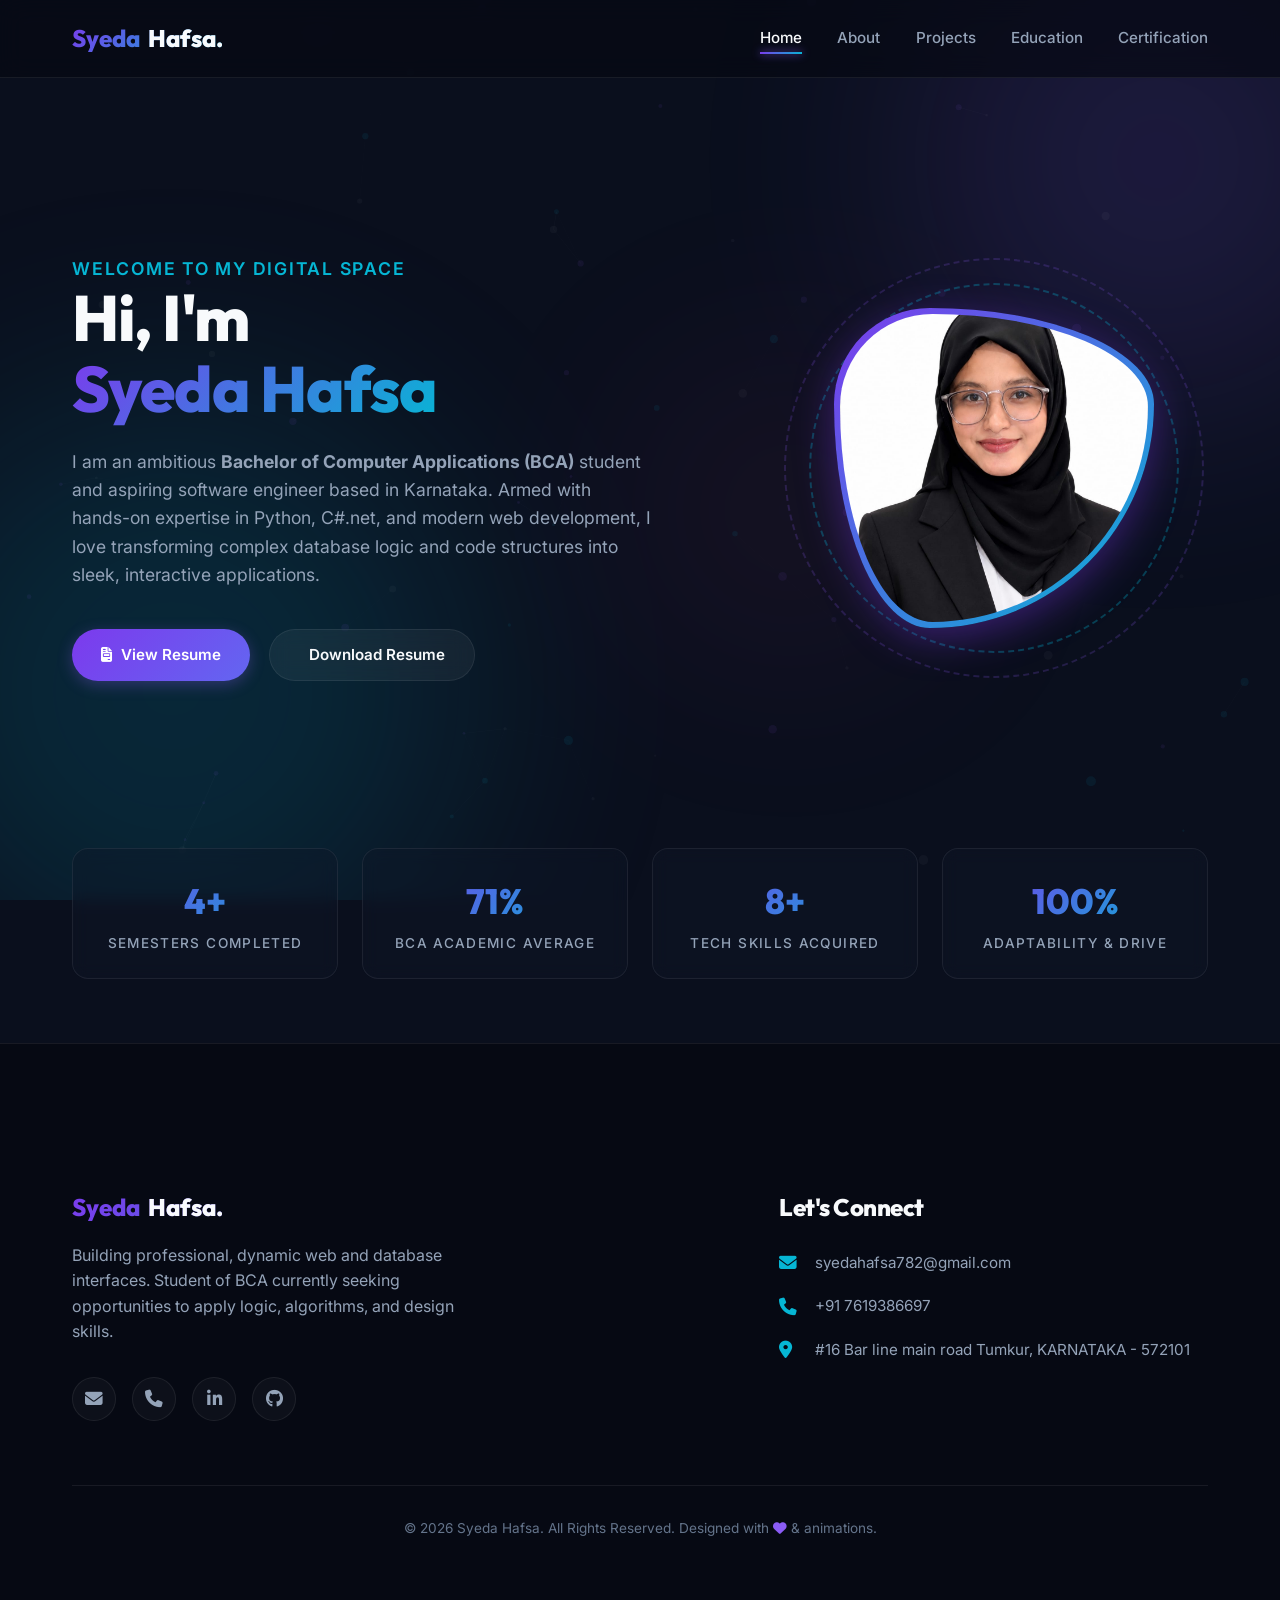
<file: index.html>
<!DOCTYPE html>
<html lang="en">
<head>
    <meta charset="UTF-8">
    <meta name="viewport" content="width=device-width, initial-scale=1.0">
    <meta name="description" content="Professional Portfolio of Syeda Hafsa - BCA Student, Python & Web Developer">
    <title>Syeda Hafsa | Professional Portfolio</title>
    <!-- Stylesheets -->
    <link rel="stylesheet" href="css/style.css">
    <!-- Icons (Font Awesome) -->
    <link rel="stylesheet" href="https://cdnjs.cloudflare.com/ajax/libs/font-awesome/6.4.0/css/all.min.css">
</head>
<body>

    <!-- Background Blobs -->
    <div class="bg-blob-container">
        <div class="bg-blob blob1"></div>
        <div class="bg-blob blob2"></div>
        <div class="bg-blob blob3"></div>
    </div>

    <!-- Header / Navigation -->
    <header>
        <div class="nav-container">
            <a href="index.html" class="logo">Syeda<span>Hafsa.</span></a>
            <ul class="nav-menu">
                <li><a href="index.html" class="nav-link">Home</a></li>
                <li><a href="about.html" class="nav-link">About</a></li>
                <li><a href="projects.html" class="nav-link">Projects</a></li>
                <li><a href="education.html" class="nav-link">Education</a></li>
                <li><a href="certification.html" class="nav-link">Certification</a></li>
            </ul>
            <button class="mobile-menu-btn" aria-label="Toggle Navigation">
                <i class="fa-solid fa-bars"></i>
            </button>
        </div>
    </header>

    <!-- Main Content -->
    <main>
        <section class="container">
            <div class="hero-section">
                <!-- Hero Left: Text & Action -->
                <div class="hero-content reveal">
                    <span class="hero-subtitle">Welcome to my Digital Space</span>
                    <h1 class="hero-title">
                        Hi, I'm <br><span class="highlight">Syeda Hafsa</span>
                    </h1>
                    <p class="hero-description">
                        I am an ambitious <strong>Bachelor of Computer Applications (BCA)</strong> student and aspiring software engineer based in Karnataka. Armed with hands-on expertise in Python, C#.net, and modern web development, I love transforming complex database logic and code structures into sleek, interactive applications.
                    </p>
                    <div class="btn-group">
                        <button class="btn btn-primary" data-open-resume>
                            <i class="fa-solid fa-file-invoice"></i> View Resume
                        </button>
                        <a href="resume.docx" class="btn btn-secondary" download>
                            <i class="fa-solid fa-arrow-down-to-line"></i> Download Resume
                        </a>
                    </div>
                </div>

                <!-- Hero Right: Dynamic Picture Frame -->
                <div class="hero-image-wrapper reveal delay-2">
                    <div class="circle-decoration circle-1"></div>
                    <div class="circle-decoration circle-2"></div>
                    <div class="hero-image-container">
                        <img src="profile.jpg" alt="Syeda Hafsa Profile Picture" class="hero-image">
                    </div>
                </div>
            </div>

            <!-- Academic Milestone & Stats Banner -->
            <div class="stats-banner reveal delay-3">
                <div class="stat-item">
                    <div class="stat-number">4+</div>
                    <div class="stat-label">Semesters Completed</div>
                </div>
                <div class="stat-item">
                    <div class="stat-number">71%</div>
                    <div class="stat-label">BCA Academic Average</div>
                </div>
                <div class="stat-item">
                    <div class="stat-number">8+</div>
                    <div class="stat-label">Tech Skills Acquired</div>
                </div>
                <div class="stat-item">
                    <div class="stat-number">100%</div>
                    <div class="stat-label">Adaptability & Drive</div>
                </div>
            </div>
        </section>
    </main>

    <!-- ==========================================================================
       MODALS: GLOBAL DIGITAL RESUME MODAL
       ========================================================================== -->
    <div class="modal" id="resumeModal">
        <div class="modal-content">
            <span class="modal-close"><i class="fa-solid fa-xmark"></i></span>
            <div class="resume-modal-body">
                <div class="resume-header">
                    <h2 class="resume-name">SYEDA HAFSA</h2>
                    <span class="resume-tagline">BCA Student & Aspiring Developer</span>
                    <div class="resume-contact-info">
                        <span><i class="fa-solid fa-envelope"></i> syedahafsa782@gmail.com</span>
                        <span><i class="fa-solid fa-phone"></i> +91 7619386697</span>
                        <span><i class="fa-solid fa-location-dot"></i> Tumkur, Karnataka, India</span>
                    </div>
                </div>

                <div class="resume-block">
                    <h3 class="resume-section-title">Career Objective</h3>
                    <p class="resume-list">To make a meaningful contribution in the organization with the best of my ability and also to develop new skills during interaction to achieve new heights in technology and computer applications.</p>
                </div>

                <div class="resume-block">
                    <h3 class="resume-section-title">Academic Qualifications</h3>
                    <table class="resume-table">
                        <thead>
                            <tr>
                                <th>Qualification</th>
                                <th>University / Board</th>
                                <th>Year</th>
                                <th>Percentage</th>
                            </tr>
                        </thead>
                        <tbody>
                            <tr>
                                <td>BCA (Sem 4)</td>
                                <td>Tumkur University</td>
                                <td>2025</td>
                                <td>60.00%</td>
                            </tr>
                            <tr>
                                <td>BCA (Sem 3)</td>
                                <td>Tumkur University</td>
                                <td>2025</td>
                                <td>72.90%</td>
                            </tr>
                            <tr>
                                <td>BCA (Sem 2)</td>
                                <td>Tumkur University</td>
                                <td>2024</td>
                                <td>73.00%</td>
                            </tr>
                            <tr>
                                <td>BCA (Sem 1)</td>
                                <td>Tumkur University</td>
                                <td>2024</td>
                                <td>71.00%</td>
                            </tr>
                            <tr>
                                <td>PUC (Class XII)</td>
                                <td>Karnataka School Exam & Assessment Board</td>
                                <td>2023</td>
                                <td>54.44%</td>
                            </tr>
                            <tr>
                                <td>SSLC (Class X)</td>
                                <td>Karnataka Secondary Education Exam Board</td>
                                <td>2018</td>
                                <td>56.64%</td>
                            </tr>
                        </tbody>
                    </table>
                </div>

                <div class="resume-block">
                    <h3 class="resume-section-title">Technical Skills</h3>
                    <ul class="resume-list">
                        <li><strong>Programming Languages:</strong> Python, C Program, C#.net</li>
                        <li><strong>Core Computer Science:</strong> Data Structures, Operating Systems</li>
                        <li><strong>Professional Tools:</strong> MS Excel, Computerized Management Accounting (CMA)</li>
                        <li><strong>Web Competence:</strong> Basic Database & Front-end Development Knowledge</li>
                    </ul>
                </div>

                <div class="resume-block">
                    <h3 class="resume-section-title">Soft Skills & Hobbies</h3>
                    <ul class="resume-list">
                        <li><strong>Soft Skills:</strong> Strong communication, logical problem solving, efficient time management, teamwork, and high adaptability.</li>
                        <li><strong>Hobbies:</strong> Reading and learning new computer skills, listening to music, and drawing in free time.</li>
                    </ul>
                </div>

                <div class="resume-block">
                    <h3 class="resume-section-title">Personal Information</h3>
                    <div class="resume-personal-grid">
                        <p><strong>Father's Name:</strong> Syed Nakheeb Ahmed</p>
                        <p><strong>Date of Birth:</strong> 19th May 2000</p>
                        <p><strong>Languages Known:</strong> Hindi, English, Kannada, Urdu</p>
                        <p><strong>Gender / Status:</strong> Female / Unmarried</p>
                        <p><strong>Nationality:</strong> Indian</p>
                    </div>
                </div>
            </div>
        </div>
    </div>

    <!-- Footer -->
    <footer>
        <div class="container">
            <div class="footer-grid">
                <div class="footer-info">
                    <a href="index.html" class="logo">Syeda<span>Hafsa.</span></a>
                    <p>Building professional, dynamic web and database interfaces. Student of BCA currently seeking opportunities to apply logic, algorithms, and design skills.</p>
                    <div class="social-links">
                        <a href="mailto:syedahafsa782@gmail.com" class="social-btn" aria-label="Email"><i class="fa-solid fa-envelope"></i></a>
                        <a href="tel:7619386697" class="social-btn" aria-label="Phone"><i class="fa-solid fa-phone"></i></a>
                        <a href="#" class="social-btn" aria-label="LinkedIn"><i class="fa-brands fa-linkedin-in"></i></a>
                        <a href="#" class="social-btn" aria-label="GitHub"><i class="fa-brands fa-github"></i></a>
                    </div>
                </div>
                <div class="footer-contact">
                    <h3 class="footer-contact-title">Let's Connect</h3>
                    <ul class="footer-contact-list">
                        <li class="footer-contact-item">
                            <i class="fa-solid fa-envelope"></i>
                            <a href="mailto:syedahafsa782@gmail.com">syedahafsa782@gmail.com</a>
                        </li>
                        <li class="footer-contact-item">
                            <i class="fa-solid fa-phone"></i>
                            <a href="tel:7619386697">+91 7619386697</a>
                        </li>
                        <li class="footer-contact-item">
                            <i class="fa-solid fa-location-dot"></i>
                            <span>#16 Bar line main road Tumkur, KARNATAKA - 572101</span>
                        </li>
                    </ul>
                </div>
            </div>
            <div class="copyright">
                <p>&copy; 2026 Syeda Hafsa. All Rights Reserved. Designed with <i class="fa-solid fa-heart" style="color: var(--primary);"></i> & animations.</p>
            </div>
        </div>
    </footer>

    <!-- Scripts -->
    <script src="js/main.js"></script>
</body>
</html>
</file>
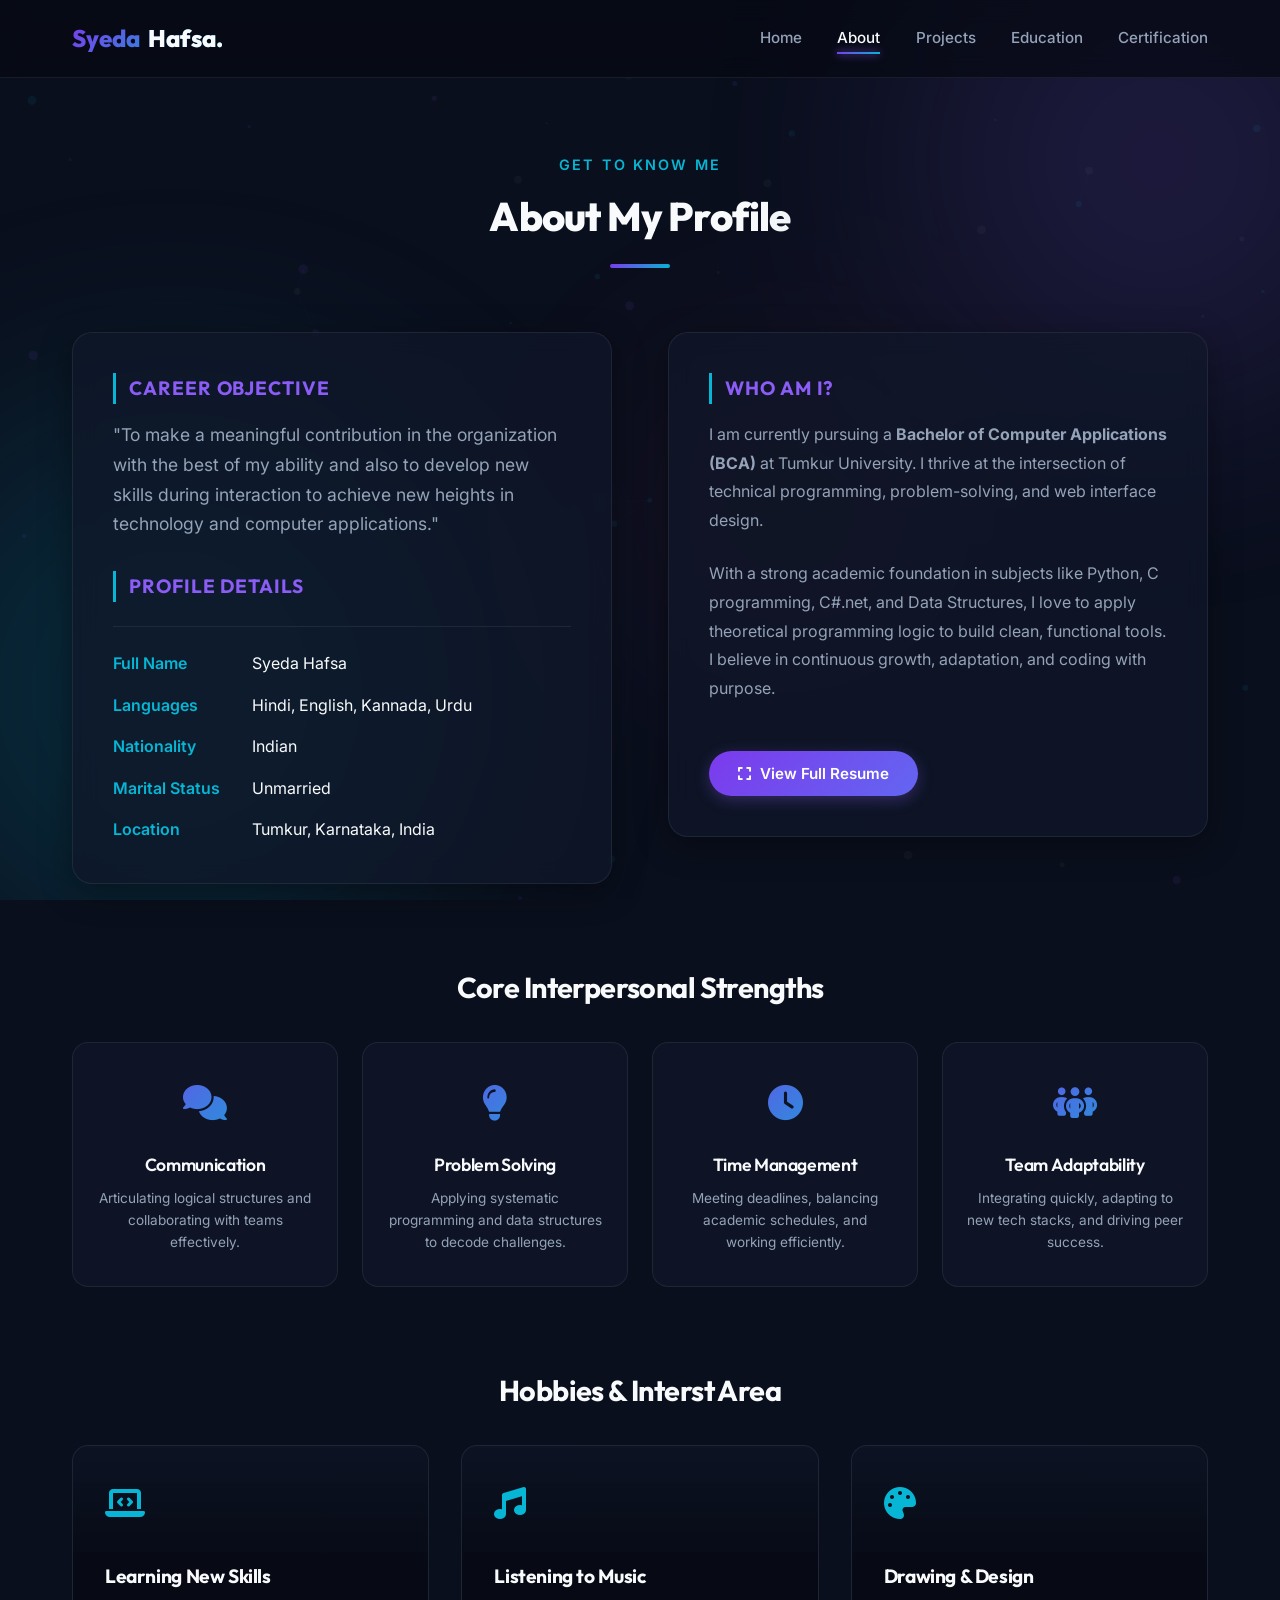
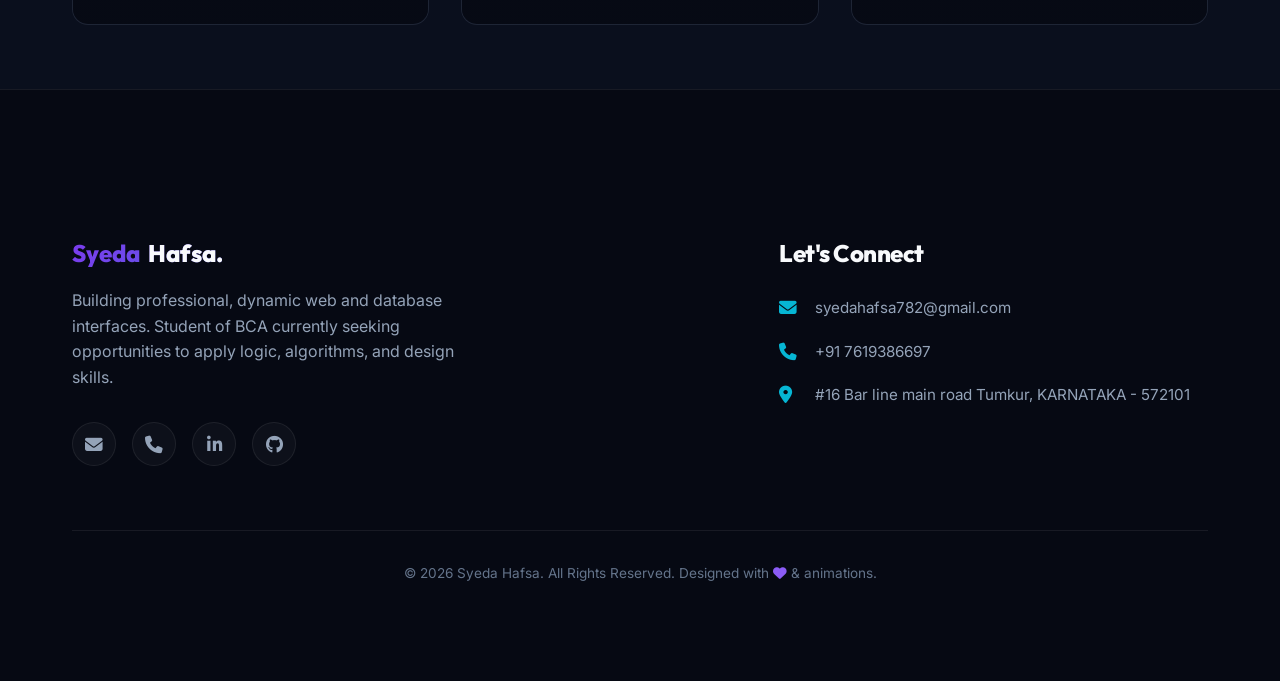
<file: about.html>
<!DOCTYPE html>
<html lang="en">
<head>
    <meta charset="UTF-8">
    <meta name="viewport" content="width=device-width, initial-scale=1.0">
    <meta name="description" content="About Syeda Hafsa - Profile details, Career Objective, Soft Skills, and Hobbies">
    <title>About Me | Syeda Hafsa</title>
    <!-- Stylesheets -->
    <link rel="stylesheet" href="css/style.css">
    <!-- Icons (Font Awesome) -->
    <link rel="stylesheet" href="https://cdnjs.cloudflare.com/ajax/libs/font-awesome/6.4.0/css/all.min.css">
</head>
<body>

    <!-- Background Blobs -->
    <div class="bg-blob-container">
        <div class="bg-blob blob1"></div>
        <div class="bg-blob blob2"></div>
        <div class="bg-blob blob3"></div>
    </div>

    <!-- Header / Navigation -->
    <header>
        <div class="nav-container">
            <a href="index.html" class="logo">Syeda<span>Hafsa.</span></a>
            <ul class="nav-menu">
                <li><a href="index.html" class="nav-link">Home</a></li>
                <li><a href="about.html" class="nav-link">About</a></li>
                <li><a href="projects.html" class="nav-link">Projects</a></li>
                <li><a href="education.html" class="nav-link">Education</a></li>
                <li><a href="certification.html" class="nav-link">Certification</a></li>
            </ul>
            <button class="mobile-menu-btn" aria-label="Toggle Navigation">
                <i class="fa-solid fa-bars"></i>
            </button>
        </div>
    </header>

    <!-- Main Content -->
    <main>
        <div class="container">
            <!-- Section Header -->
            <div class="section-header reveal">
                <span class="section-subtitle">Get To Know Me</span>
                <h2 class="section-title">About My Profile</h2>
                <div class="section-underline"></div>
            </div>

            <!-- Profile Summary & Details -->
            <div class="about-grid">
                <!-- Career Objective & Details -->
                <div class="glass-card reveal">
                    <div class="objective-box">
                        <h3 class="resume-section-title">Career Objective</h3>
                        <p>
                            "To make a meaningful contribution in the organization with the best of my ability and also to develop new skills during interaction to achieve new heights in technology and computer applications."
                        </p>
                    </div>
                    
                    <h3 class="resume-section-title" style="margin-top: 2rem;">Profile Details</h3>
                    <div class="about-details-table">
                        <span class="detail-label">Full Name</span>
                        <span class="detail-value">Syeda Hafsa</span>

                        <span class="detail-label">Languages</span>
                        <span class="detail-value">Hindi, English, Kannada, Urdu</span>

                        <span class="detail-label">Nationality</span>
                        <span class="detail-value">Indian</span>

                        <span class="detail-label">Marital Status</span>
                        <span class="detail-value">Unmarried</span>

                        <span class="detail-label">Location</span>
                        <span class="detail-value">Tumkur, Karnataka, India</span>
                    </div>
                </div>

                <!-- Personal Information & Background Card -->
                <div class="glass-card reveal delay-1" style="display: flex; flex-direction: column; justify-content: space-between;">
                    <div>
                        <h3 class="resume-section-title">Who Am I?</h3>
                        <p style="color: var(--text-secondary); margin-bottom: 1.5rem; line-height: 1.8;">
                            I am currently pursuing a <strong>Bachelor of Computer Applications (BCA)</strong> at Tumkur University. I thrive at the intersection of technical programming, problem-solving, and web interface design. 
                        </p>
                        <p style="color: var(--text-secondary); margin-bottom: 1.5rem; line-height: 1.8;">
                            With a strong academic foundation in subjects like Python, C programming, C#.net, and Data Structures, I love to apply theoretical programming logic to build clean, functional tools. I believe in continuous growth, adaptation, and coding with purpose.
                        </p>
                    </div>
                    <div class="btn-group" style="margin-top: 1.5rem;">
                        <button class="btn btn-primary" data-open-resume>
                            <i class="fa-solid fa-expand"></i> View Full Resume
                        </button>
                    </div>
                </div>
            </div>

            <!-- Soft Skills Visualizer -->
            <div class="skills-container reveal">
                <h3 class="skills-title">Core Interpersonal Strengths</h3>
                <div class="skills-grid">
                    <!-- Skill 1 -->
                    <div class="skill-card">
                        <div class="skill-icon"><i class="fa-solid fa-comments"></i></div>
                        <h4 class="skill-name">Communication</h4>
                        <p class="skill-desc">Articulating logical structures and collaborating with teams effectively.</p>
                    </div>
                    <!-- Skill 2 -->
                    <div class="skill-card">
                        <div class="skill-icon"><i class="fa-solid fa-lightbulb"></i></div>
                        <h4 class="skill-name">Problem Solving</h4>
                        <p class="skill-desc">Applying systematic programming and data structures to decode challenges.</p>
                    </div>
                    <!-- Skill 3 -->
                    <div class="skill-card">
                        <div class="skill-icon"><i class="fa-solid fa-clock"></i></div>
                        <h4 class="skill-name">Time Management</h4>
                        <p class="skill-desc">Meeting deadlines, balancing academic schedules, and working efficiently.</p>
                    </div>
                    <!-- Skill 4 -->
                    <div class="skill-card">
                        <div class="skill-icon"><i class="fa-solid fa-people-group"></i></div>
                        <h4 class="skill-name">Team Adaptability</h4>
                        <p class="skill-desc">Integrating quickly, adapting to new tech stacks, and driving peer success.</p>
                    </div>
                </div>
            </div>

            <!-- Hobbies Grid -->
            <div class="hobbies-section reveal">
                <h3 class="skills-title">Hobbies & Interst Area</h3>
                <div class="hobbies-grid">
                    <!-- Hobby 1 -->
                    <div class="hobby-card">
                        <div class="hobby-icon"><i class="fa-solid fa-laptop-code"></i></div>
                        <h4 class="hobby-name">Learning New Skills</h4>
                    </div>
                    <!-- Hobby 2 -->
                    <div class="hobby-card">
                        <div class="hobby-icon"><i class="fa-solid fa-music"></i></div>
                        <h4 class="hobby-name">Listening to Music</h4>
                    </div>
                    <!-- Hobby 3 -->
                    <div class="hobby-card">
                        <div class="hobby-icon"><i class="fa-solid fa-palette"></i></div>
                        <h4 class="hobby-name">Drawing & Design</h4>
                    </div>
                </div>
            </div>
        </div>
    </main>

    <!-- ==========================================================================
       MODALS: GLOBAL DIGITAL RESUME MODAL
       ========================================================================== -->
    <div class="modal" id="resumeModal">
        <div class="modal-content">
            <span class="modal-close"><i class="fa-solid fa-xmark"></i></span>
            <div class="resume-modal-body">
                <div class="resume-header">
                    <h2 class="resume-name">SYEDA HAFSA</h2>
                    <span class="resume-tagline">BCA Student & Aspiring Developer</span>
                    <div class="resume-contact-info">
                        <span><i class="fa-solid fa-envelope"></i> syedahafsa782@gmail.com</span>
                        <span><i class="fa-solid fa-phone"></i> +91 7619386697</span>
                        <span><i class="fa-solid fa-location-dot"></i> Tumkur, Karnataka, India</span>
                    </div>
                </div>

                <div class="resume-block">
                    <h3 class="resume-section-title">Career Objective</h3>
                    <p class="resume-list">To make a meaningful contribution in the organization with the best of my ability and also to develop new skills during interaction to achieve new heights in technology and computer applications.</p>
                </div>

                <div class="resume-block">
                    <h3 class="resume-section-title">Academic Qualifications</h3>
                    <table class="resume-table">
                        <thead>
                            <tr>
                                <th>Qualification</th>
                                <th>University / Board</th>
                                <th>Year</th>
                                <th>Percentage</th>
                            </tr>
                        </thead>
                        <tbody>
                            <tr>
                                <td>BCA (Sem 4)</td>
                                <td>Tumkur University</td>
                                <td>2025</td>
                                <td>60.00%</td>
                            </tr>
                            <tr>
                                <td>BCA (Sem 3)</td>
                                <td>Tumkur University</td>
                                <td>2025</td>
                                <td>72.90%</td>
                            </tr>
                            <tr>
                                <td>BCA (Sem 2)</td>
                                <td>Tumkur University</td>
                                <td>2024</td>
                                <td>73.00%</td>
                            </tr>
                            <tr>
                                <td>BCA (Sem 1)</td>
                                <td>Tumkur University</td>
                                <td>2024</td>
                                <td>71.00%</td>
                            </tr>
                            <tr>
                                <td>PUC (Class XII)</td>
                                <td>Karnataka School Exam & Assessment Board</td>
                                <td>2023</td>
                                <td>54.44%</td>
                            </tr>
                            <tr>
                                <td>SSLC (Class X)</td>
                                <td>Karnataka Secondary Education Exam Board</td>
                                <td>2018</td>
                                <td>56.64%</td>
                            </tr>
                        </tbody>
                    </table>
                </div>

                <div class="resume-block">
                    <h3 class="resume-section-title">Technical Skills</h3>
                    <ul class="resume-list">
                        <li><strong>Programming Languages:</strong> Python, C Program, C#.net</li>
                        <li><strong>Core Computer Science:</strong> Data Structures, Operating Systems</li>
                        <li><strong>Professional Tools:</strong> MS Excel, Computerized Management Accounting (CMA)</li>
                        <li><strong>Web Competence:</strong> Basic Database & Front-end Development Knowledge</li>
                    </ul>
                </div>

                <div class="resume-block">
                    <h3 class="resume-section-title">Soft Skills & Hobbies</h3>
                    <ul class="resume-list">
                        <li><strong>Soft Skills:</strong> Strong communication, logical problem solving, efficient time management, teamwork, and high adaptability.</li>
                        <li><strong>Hobbies:</strong> Reading and learning new computer skills, listening to music, and drawing in free time.</li>
                    </ul>
                </div>

                <div class="resume-block">
                    <h3 class="resume-section-title">Personal Information</h3>
                    <div class="resume-personal-grid">
                        <p><strong>Father's Name:</strong> Syed Nakheeb Ahmed</p>
                        <p><strong>Date of Birth:</strong> 19th May 2000</p>
                        <p><strong>Languages Known:</strong> Hindi, English, Kannada, Urdu</p>
                        <p><strong>Gender / Status:</strong> Female / Unmarried</p>
                        <p><strong>Nationality:</strong> Indian</p>
                    </div>
                </div>
            </div>
        </div>
    </div>

    <!-- Footer -->
    <footer>
        <div class="container">
            <div class="footer-grid">
                <div class="footer-info">
                    <a href="index.html" class="logo">Syeda<span>Hafsa.</span></a>
                    <p>Building professional, dynamic web and database interfaces. Student of BCA currently seeking opportunities to apply logic, algorithms, and design skills.</p>
                    <div class="social-links">
                        <a href="mailto:syedahafsa782@gmail.com" class="social-btn" aria-label="Email"><i class="fa-solid fa-envelope"></i></a>
                        <a href="tel:7619386697" class="social-btn" aria-label="Phone"><i class="fa-solid fa-phone"></i></a>
                        <a href="#" class="social-btn" aria-label="LinkedIn"><i class="fa-brands fa-linkedin-in"></i></a>
                        <a href="#" class="social-btn" aria-label="GitHub"><i class="fa-brands fa-github"></i></a>
                    </div>
                </div>
                <div class="footer-contact">
                    <h3 class="footer-contact-title">Let's Connect</h3>
                    <ul class="footer-contact-list">
                        <li class="footer-contact-item">
                            <i class="fa-solid fa-envelope"></i>
                            <a href="mailto:syedahafsa782@gmail.com">syedahafsa782@gmail.com</a>
                        </li>
                        <li class="footer-contact-item">
                            <i class="fa-solid fa-phone"></i>
                            <a href="tel:7619386697">+91 7619386697</a>
                        </li>
                        <li class="footer-contact-item">
                            <i class="fa-solid fa-location-dot"></i>
                            <span>#16 Bar line main road Tumkur, KARNATAKA - 572101</span>
                        </li>
                    </ul>
                </div>
            </div>
            <div class="copyright">
                <p>&copy; 2026 Syeda Hafsa. All Rights Reserved. Designed with <i class="fa-solid fa-heart" style="color: var(--primary);"></i> & animations.</p>
            </div>
        </div>
    </footer>

    <!-- Scripts -->
    <script src="js/main.js"></script>
</body>
</html>
</file>
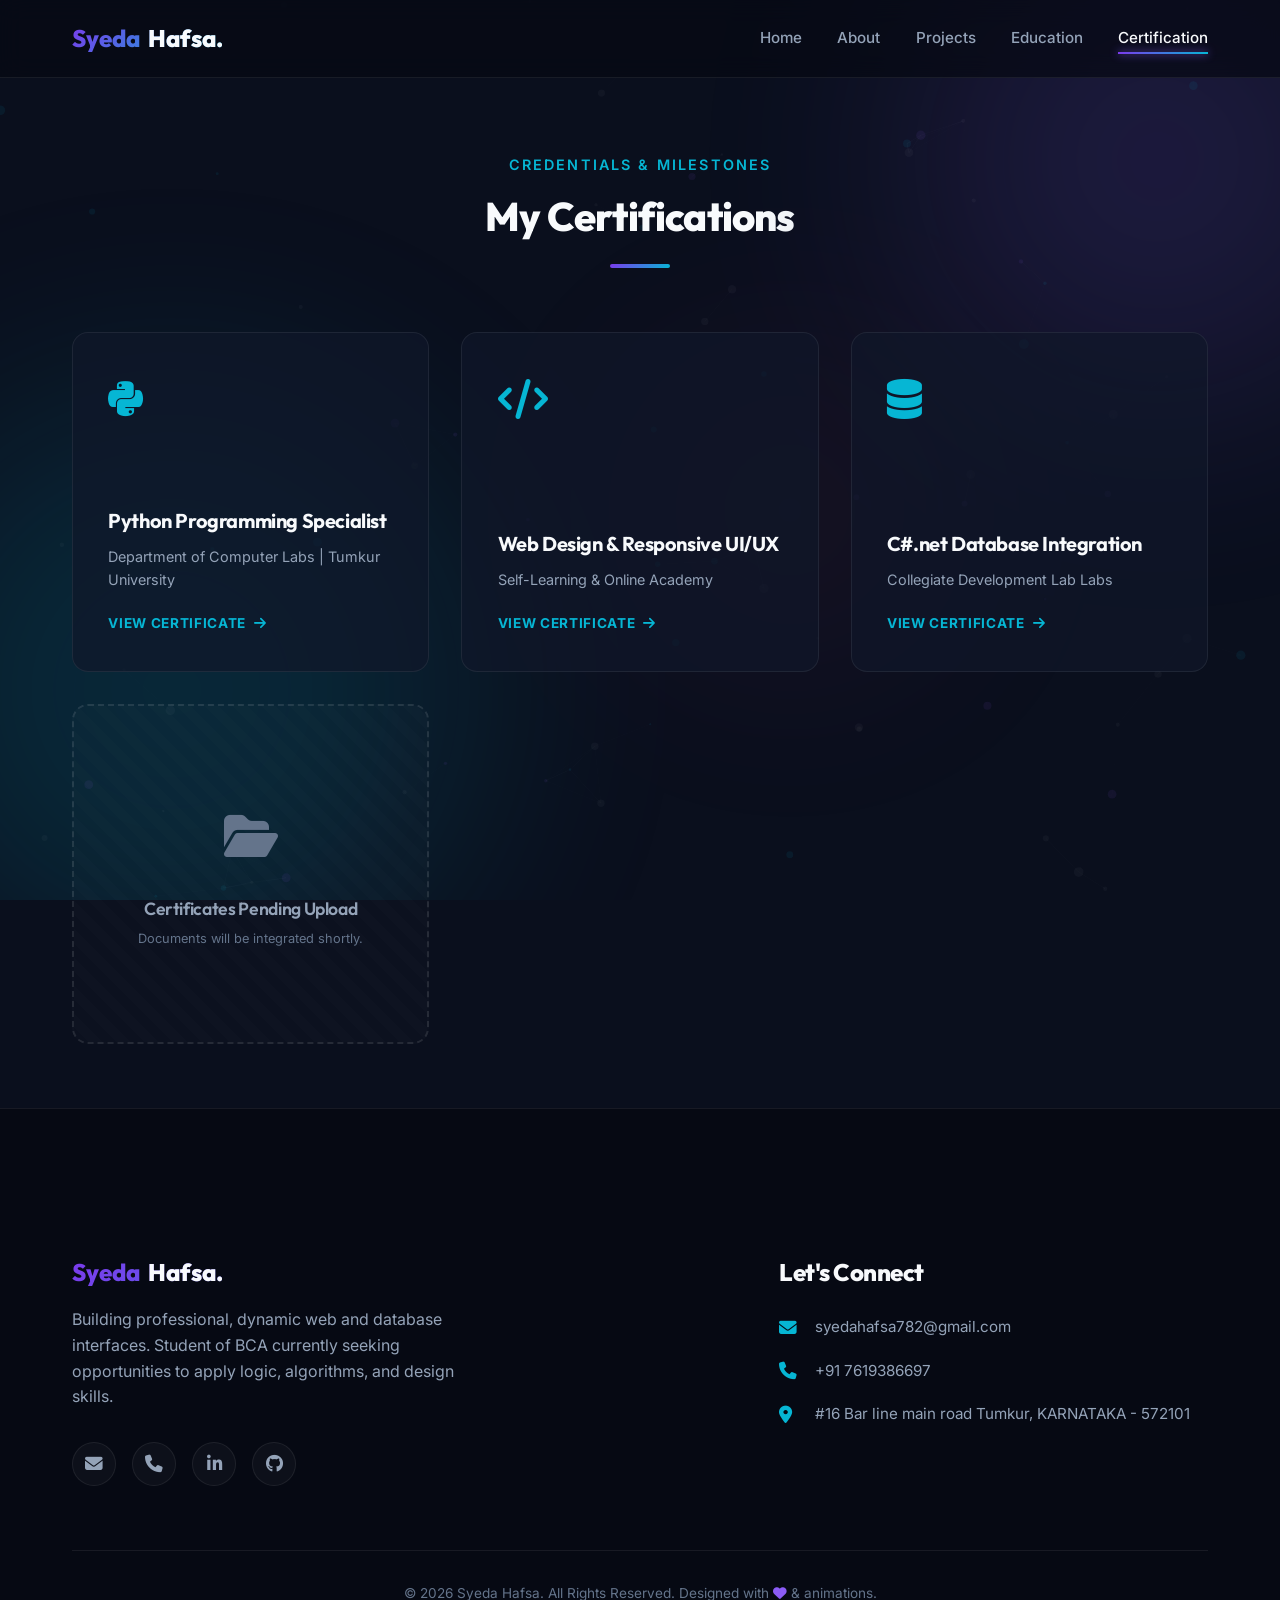
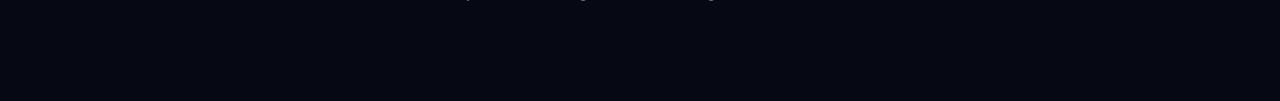
<file: certification.html>
<!DOCTYPE html>
<html lang="en">
<head>
    <meta charset="UTF-8">
    <meta name="viewport" content="width=device-width, initial-scale=1.0">
    <meta name="description" content="Technical and Programming Certifications of Syeda Hafsa - interactive certificate viewer">
    <title>My Certifications | Syeda Hafsa</title>
    <!-- Stylesheets -->
    <link rel="stylesheet" href="css/style.css">
    <!-- Icons (Font Awesome) -->
    <link rel="stylesheet" href="https://cdnjs.cloudflare.com/ajax/libs/font-awesome/6.4.0/css/all.min.css">
</head>
<body>

    <!-- Background Blobs -->
    <div class="bg-blob-container">
        <div class="bg-blob blob1"></div>
        <div class="bg-blob blob2"></div>
        <div class="bg-blob blob3"></div>
    </div>

    <!-- Header / Navigation -->
    <header>
        <div class="nav-container">
            <a href="index.html" class="logo">Syeda<span>Hafsa.</span></a>
            <ul class="nav-menu">
                <li><a href="index.html" class="nav-link">Home</a></li>
                <li><a href="about.html" class="nav-link">About</a></li>
                <li><a href="projects.html" class="nav-link">Projects</a></li>
                <li><a href="education.html" class="nav-link">Education</a></li>
                <li><a href="certification.html" class="nav-link">Certification</a></li>
            </ul>
            <button class="mobile-menu-btn" aria-label="Toggle Navigation">
                <i class="fa-solid fa-bars"></i>
            </button>
        </div>
    </header>

    <!-- Main Content -->
    <main>
        <div class="container">
            <!-- Section Header -->
            <div class="section-header reveal">
                <span class="section-subtitle">Credentials & Milestones</span>
                <h2 class="section-title">My Certifications</h2>
                <div class="section-underline"></div>
            </div>

            <!-- Certifications Grid -->
            <div class="cert-grid reveal delay-1">
                <!-- Cert 1 -->
                <div class="cert-card">
                    <div class="cert-badge-icon"><i class="fa-brands fa-python"></i></div>
                    <div class="cert-info">
                        <h3 class="cert-title">Python Programming Specialist</h3>
                        <p class="cert-issuer">Department of Computer Labs | Tumkur University</p>
                        <span class="cert-action" data-open-cert="python_cert" data-cert-name="Python Programming Specialist" data-cert-issuer="Department of Computer Labs | Tumkur University">
                            View Certificate <i class="fa-solid fa-arrow-right"></i>
                        </span>
                    </div>
                </div>

                <!-- Cert 2 -->
                <div class="cert-card">
                    <div class="cert-badge-icon"><i class="fa-solid fa-code"></i></div>
                    <div class="cert-info">
                        <h3 class="cert-title">Web Design & Responsive UI/UX</h3>
                        <p class="cert-issuer">Self-Learning & Online Academy</p>
                        <span class="cert-action" data-open-cert="web_cert" data-cert-name="Web Design & Responsive UI/UX" data-cert-issuer="Self-Learning & Online Academy">
                            View Certificate <i class="fa-solid fa-arrow-right"></i>
                        </span>
                    </div>
                </div>

                <!-- Cert 3 -->
                <div class="cert-card">
                    <div class="cert-badge-icon"><i class="fa-solid fa-database"></i></div>
                    <div class="cert-info">
                        <h3 class="cert-title">C#.net Database Integration</h3>
                        <p class="cert-issuer">Collegiate Development Lab Labs</p>
                        <span class="cert-action" data-open-cert="csharp_cert" data-cert-name="C#.net Database Integration" data-cert-issuer="Collegiate Development Lab Labs">
                            View Certificate <i class="fa-solid fa-arrow-right"></i>
                        </span>
                    </div>
                </div>

                <!-- Cert 4: Placeholder card representing "certificates will add later" -->
                <div class="cert-card cert-placeholder">
                    <div class="cert-placeholder-icon"><i class="fa-solid fa-folder-open"></i></div>
                    <h3 class="cert-placeholder-title">Certificates Pending Upload</h3>
                    <p class="cert-placeholder-text">Documents will be integrated shortly.</p>
                </div>
            </div>
        </div>
    </main>

    <!-- ==========================================================================
       MODALS: LIGHTBOX CERTIFICATE VIEWER
       ========================================================================== -->
    <div class="modal" id="certModal">
        <div class="modal-content" style="max-width: 600px;">
            <span class="modal-close"><i class="fa-solid fa-xmark"></i></span>
            <div class="cert-modal-body">
                <h2 class="modal-title" style="font-family: 'Outfit'; font-size: 1.6rem; margin-bottom: 0.2rem;">Certificate Title</h2>
                <p class="modal-issuer" style="color: var(--text-secondary); font-size: 0.9rem; margin-bottom: 2rem;">Issuer Name</p>
                
                <div class="cert-image-container">
                    <div class="cert-image-placeholder">
                        <i class="fa-solid fa-award"></i>
                        <h3 class="cert-placeholder-title" style="margin-top: 1rem; color: var(--text-primary);">Certificate Document</h3>
                        <p style="color: var(--text-muted); font-size: 0.85rem; margin-top: 0.5rem; max-width: 250px;">
                            (Preview Placeholder - Image will be loaded dynamically once added to files)
                        </p>
                    </div>
                </div>
                
                <button class="btn btn-secondary modal-close">
                    Close Preview
                </button>
            </div>
        </div>
    </div>

    <!-- ==========================================================================
       MODALS: GLOBAL DIGITAL RESUME MODAL
       ========================================================================== -->
    <div class="modal" id="resumeModal">
        <div class="modal-content">
            <span class="modal-close"><i class="fa-solid fa-xmark"></i></span>
            <div class="resume-modal-body">
                <div class="resume-header">
                    <h2 class="resume-name">SYEDA HAFSA</h2>
                    <span class="resume-tagline">BCA Student & Aspiring Developer</span>
                    <div class="resume-contact-info">
                        <span><i class="fa-solid fa-envelope"></i> syedahafsa782@gmail.com</span>
                        <span><i class="fa-solid fa-phone"></i> +91 7619386697</span>
                        <span><i class="fa-solid fa-location-dot"></i> Tumkur, Karnataka, India</span>
                    </div>
                </div>

                <div class="resume-block">
                    <h3 class="resume-section-title">Career Objective</h3>
                    <p class="resume-list">To make a meaningful contribution in the organization with the best of my ability and also to develop new skills during interaction to achieve new heights in technology and computer applications.</p>
                </div>

                <div class="resume-block">
                    <h3 class="resume-section-title">Academic Qualifications</h3>
                    <table class="resume-table">
                        <thead>
                            <tr>
                                <th>Qualification</th>
                                <th>University / Board</th>
                                <th>Year</th>
                                <th>Percentage</th>
                            </tr>
                        </thead>
                        <tbody>
                            <tr>
                                <td>BCA (Sem 4)</td>
                                <td>Tumkur University</td>
                                <td>2025</td>
                                <td>60.00%</td>
                            </tr>
                            <tr>
                                <td>BCA (Sem 3)</td>
                                <td>Tumkur University</td>
                                <td>2025</td>
                                <td>72.90%</td>
                            </tr>
                            <tr>
                                <td>BCA (Sem 2)</td>
                                <td>Tumkur University</td>
                                <td>2024</td>
                                <td>73.00%</td>
                            </tr>
                            <tr>
                                <td>BCA (Sem 1)</td>
                                <td>Tumkur University</td>
                                <td>2024</td>
                                <td>71.00%</td>
                            </tr>
                            <tr>
                                <td>PUC (Class XII)</td>
                                <td>Karnataka School Exam & Assessment Board</td>
                                <td>2023</td>
                                <td>54.44%</td>
                            </tr>
                            <tr>
                                <td>SSLC (Class X)</td>
                                <td>Karnataka Secondary Education Exam Board</td>
                                <td>2018</td>
                                <td>56.64%</td>
                            </tr>
                        </tbody>
                    </table>
                </div>

                <div class="resume-block">
                    <h3 class="resume-section-title">Technical Skills</h3>
                    <ul class="resume-list">
                        <li><strong>Programming Languages:</strong> Python, C Program, C#.net</li>
                        <li><strong>Core Computer Science:</strong> Data Structures, Operating Systems</li>
                        <li><strong>Professional Tools:</strong> MS Excel, Computerized Management Accounting (CMA)</li>
                        <li><strong>Web Competence:</strong> Basic Database & Front-end Development Knowledge</li>
                    </ul>
                </div>

                <div class="resume-block">
                    <h3 class="resume-section-title">Soft Skills & Hobbies</h3>
                    <ul class="resume-list">
                        <li><strong>Soft Skills:</strong> Strong communication, logical problem solving, efficient time management, teamwork, and high adaptability.</li>
                        <li><strong>Hobbies:</strong> Reading and learning new computer skills, listening to music, and drawing in free time.</li>
                    </ul>
                </div>

                <div class="resume-block">
                    <h3 class="resume-section-title">Personal Information</h3>
                    <div class="resume-personal-grid">
                        <p><strong>Father's Name:</strong> Syed Nakheeb Ahmed</p>
                        <p><strong>Date of Birth:</strong> 19th May 2000</p>
                        <p><strong>Languages Known:</strong> Hindi, English, Kannada, Urdu</p>
                        <p><strong>Gender / Status:</strong> Female / Unmarried</p>
                        <p><strong>Nationality:</strong> Indian</p>
                    </div>
                </div>
            </div>
        </div>
    </div>

    <!-- Footer -->
    <footer>
        <div class="container">
            <div class="footer-grid">
                <div class="footer-info">
                    <a href="index.html" class="logo">Syeda<span>Hafsa.</span></a>
                    <p>Building professional, dynamic web and database interfaces. Student of BCA currently seeking opportunities to apply logic, algorithms, and design skills.</p>
                    <div class="social-links">
                        <a href="mailto:syedahafsa782@gmail.com" class="social-btn" aria-label="Email"><i class="fa-solid fa-envelope"></i></a>
                        <a href="tel:7619386697" class="social-btn" aria-label="Phone"><i class="fa-solid fa-phone"></i></a>
                        <a href="#" class="social-btn" aria-label="LinkedIn"><i class="fa-brands fa-linkedin-in"></i></a>
                        <a href="#" class="social-btn" aria-label="GitHub"><i class="fa-brands fa-github"></i></a>
                    </div>
                </div>
                <div class="footer-contact">
                    <h3 class="footer-contact-title">Let's Connect</h3>
                    <ul class="footer-contact-list">
                        <li class="footer-contact-item">
                            <i class="fa-solid fa-envelope"></i>
                            <a href="mailto:syedahafsa782@gmail.com">syedahafsa782@gmail.com</a>
                        </li>
                        <li class="footer-contact-item">
                            <i class="fa-solid fa-phone"></i>
                            <a href="tel:7619386697">+91 7619386697</a>
                        </li>
                        <li class="footer-contact-item">
                            <i class="fa-solid fa-location-dot"></i>
                            <span>#16 Bar line main road Tumkur, KARNATAKA - 572101</span>
                        </li>
                    </ul>
                </div>
            </div>
            <div class="copyright">
                <p>&copy; 2026 Syeda Hafsa. All Rights Reserved. Designed with <i class="fa-solid fa-heart" style="color: var(--primary);"></i> & animations.</p>
            </div>
        </div>
    </footer>

    <!-- Scripts -->
    <script src="js/main.js"></script>
</body>
</html>
</file>
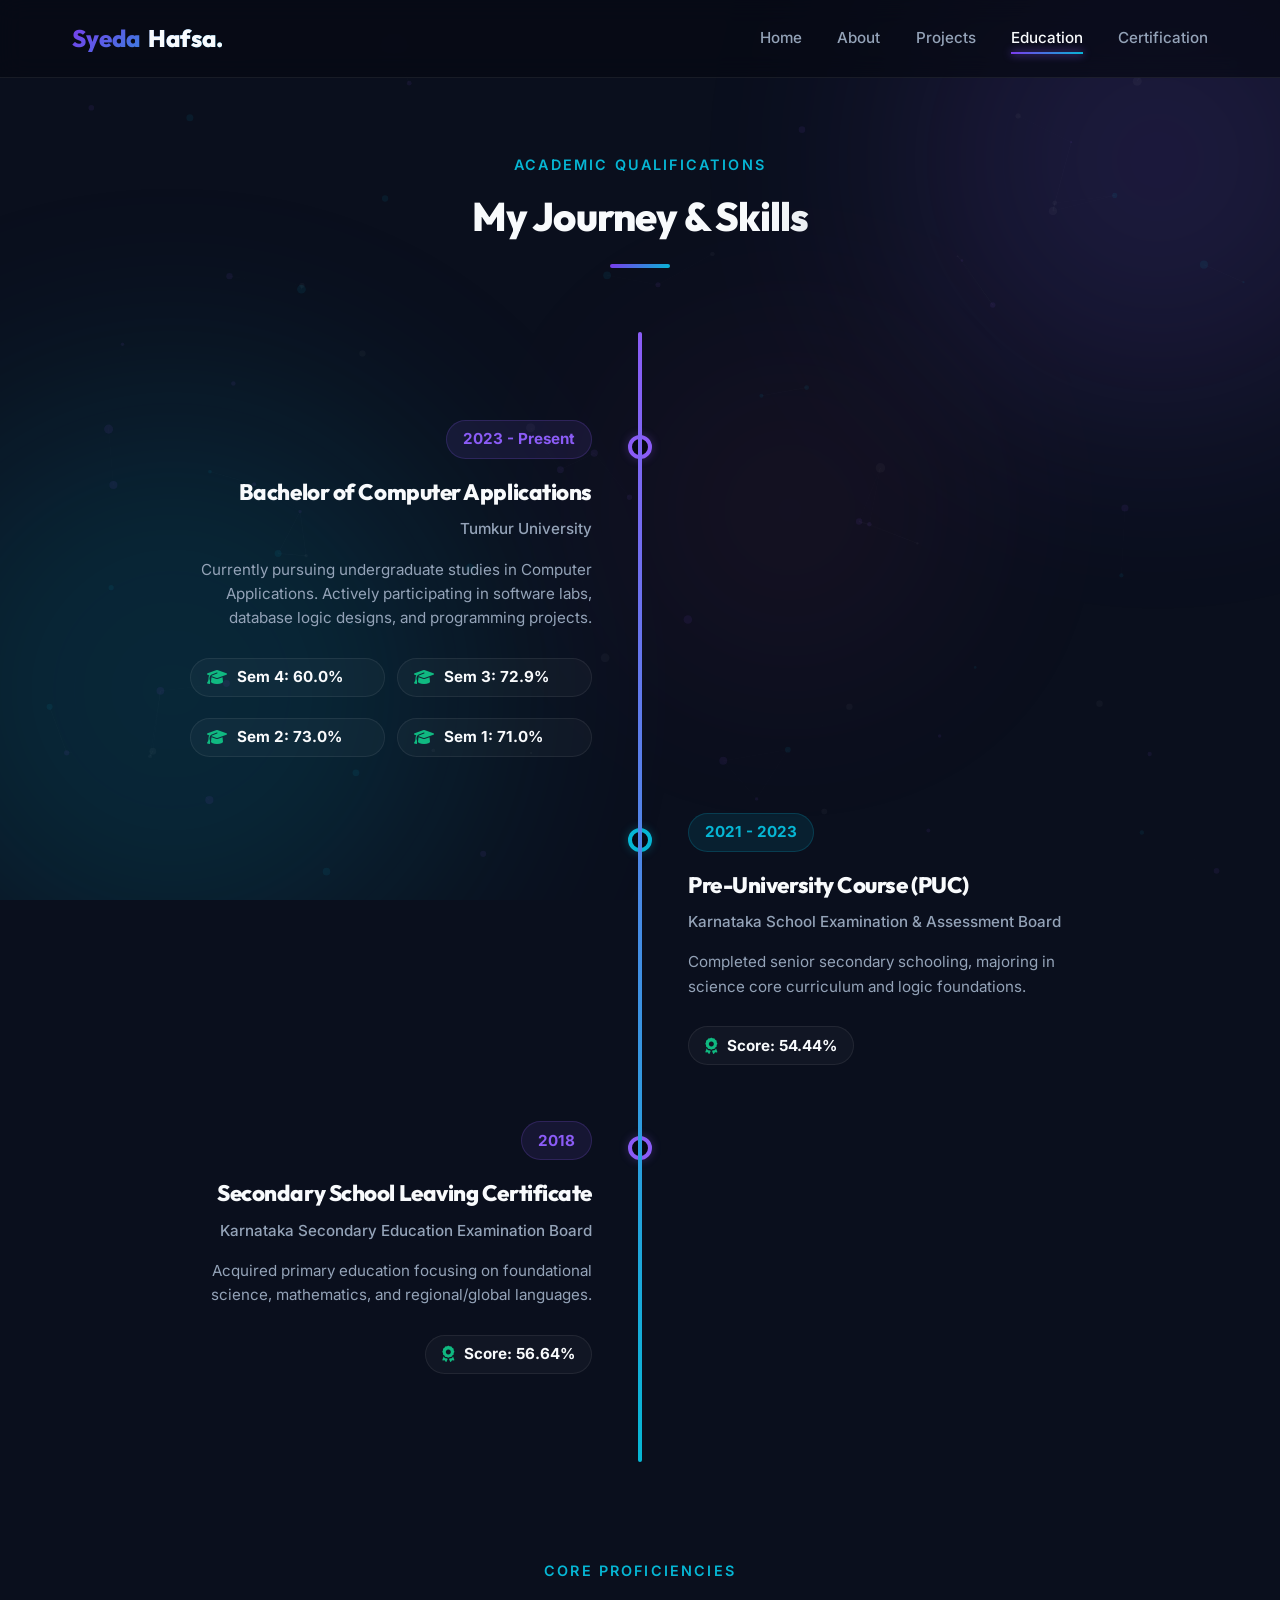
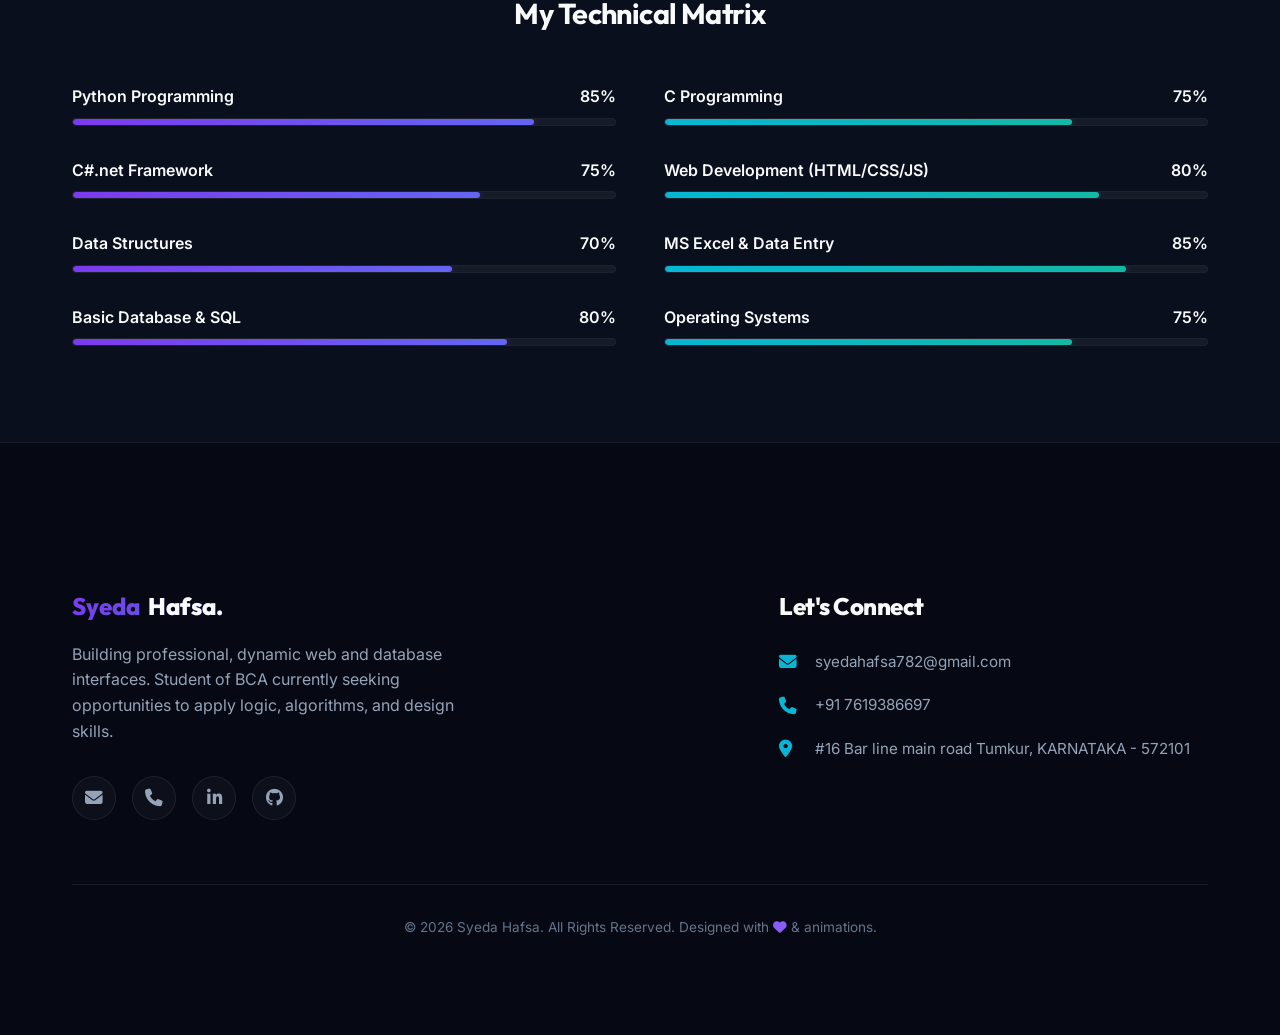
<file: education.html>
<!DOCTYPE html>
<html lang="en">
<head>
    <meta charset="UTF-8">
    <meta name="viewport" content="width=device-width, initial-scale=1.0">
    <meta name="description" content="Academic Education and Technical Skills Matrix of Syeda Hafsa - BCA timeline and proficiency meters">
    <title>Education & Skills | Syeda Hafsa</title>
    <!-- Stylesheets -->
    <link rel="stylesheet" href="css/style.css">
    <!-- Icons (Font Awesome) -->
    <link rel="stylesheet" href="https://cdnjs.cloudflare.com/ajax/libs/font-awesome/6.4.0/css/all.min.css">
</head>
<body>

    <!-- Background Blobs -->
    <div class="bg-blob-container">
        <div class="bg-blob blob1"></div>
        <div class="bg-blob blob2"></div>
        <div class="bg-blob blob3"></div>
    </div>

    <!-- Header / Navigation -->
    <header>
        <div class="nav-container">
            <a href="index.html" class="logo">Syeda<span>Hafsa.</span></a>
            <ul class="nav-menu">
                <li><a href="index.html" class="nav-link">Home</a></li>
                <li><a href="about.html" class="nav-link">About</a></li>
                <li><a href="projects.html" class="nav-link">Projects</a></li>
                <li><a href="education.html" class="nav-link">Education</a></li>
                <li><a href="certification.html" class="nav-link">Certification</a></li>
            </ul>
            <button class="mobile-menu-btn" aria-label="Toggle Navigation">
                <i class="fa-solid fa-bars"></i>
            </button>
        </div>
    </header>

    <!-- Main Content -->
    <main>
        <div class="container">
            <!-- Section Header -->
            <div class="section-header reveal">
                <span class="section-subtitle">Academic Qualifications</span>
                <h2 class="section-title">My Journey & Skills</h2>
                <div class="section-underline"></div>
            </div>

            <!-- Vertical Timeline Section -->
            <div class="timeline-section">
                
                <!-- Timeline Block 1: BCA -->
                <div class="timeline-block timeline-block-left reveal">
                    <div class="timeline-dot"></div>
                    <div class="timeline-card">
                        <span class="timeline-year">2023 - Present</span>
                        <h3 class="timeline-card-title">Bachelor of Computer Applications</h3>
                        <p class="timeline-inst">Tumkur University</p>
                        <p style="color: var(--text-secondary); font-size: 0.95rem; margin-bottom: 1.2rem;">
                            Currently pursuing undergraduate studies in Computer Applications. Actively participating in software labs, database logic designs, and programming projects.
                        </p>
                        <!-- College percentages breakdown -->
                        <div style="display: grid; grid-template-columns: repeat(2, 1fr); gap: 0.8rem; text-align: left;">
                            <div class="percent-badge">
                                <i class="fa-solid fa-graduation-cap"></i>
                                <span>Sem 4: <strong>60.0%</strong></span>
                            </div>
                            <div class="percent-badge">
                                <i class="fa-solid fa-graduation-cap"></i>
                                <span>Sem 3: <strong>72.9%</strong></span>
                            </div>
                            <div class="percent-badge">
                                <i class="fa-solid fa-graduation-cap"></i>
                                <span>Sem 2: <strong>73.0%</strong></span>
                            </div>
                            <div class="percent-badge">
                                <i class="fa-solid fa-graduation-cap"></i>
                                <span>Sem 1: <strong>71.0%</strong></span>
                            </div>
                        </div>
                    </div>
                </div>

                <!-- Timeline Block 2: PUC -->
                <div class="timeline-block timeline-block-right reveal delay-1">
                    <div class="timeline-dot"></div>
                    <div class="timeline-card">
                        <span class="timeline-year">2021 - 2023</span>
                        <h3 class="timeline-card-title">Pre-University Course (PUC)</h3>
                        <p class="timeline-inst">Karnataka School Examination & Assessment Board</p>
                        <p style="color: var(--text-secondary); font-size: 0.95rem; margin-bottom: 1.2rem;">
                            Completed senior secondary schooling, majoring in science core curriculum and logic foundations.
                        </p>
                        <div class="percent-badge">
                            <i class="fa-solid fa-award"></i>
                            <span>Score: <strong>54.44%</strong></span>
                        </div>
                    </div>
                </div>

                <!-- Timeline Block 3: SSLC -->
                <div class="timeline-block timeline-block-left reveal delay-2">
                    <div class="timeline-dot"></div>
                    <div class="timeline-card">
                        <span class="timeline-year">2018</span>
                        <h3 class="timeline-card-title">Secondary School Leaving Certificate</h3>
                        <p class="timeline-inst">Karnataka Secondary Education Examination Board</p>
                        <p style="color: var(--text-secondary); font-size: 0.95rem; margin-bottom: 1.2rem;">
                            Acquired primary education focusing on foundational science, mathematics, and regional/global languages.
                        </p>
                        <div class="percent-badge">
                            <i class="fa-solid fa-award"></i>
                            <span>Score: <strong>56.64%</strong></span>
                        </div>
                    </div>
                </div>

            </div>

            <!-- Technical Skills Matrix Section -->
            <div class="tech-skills-section reveal">
                <div class="section-header" style="margin-bottom: 3rem;">
                    <span class="section-subtitle">Core Proficiencies</span>
                    <h3 class="skills-title">My Technical Matrix</h3>
                </div>

                <div class="skills-matrix">
                    <!-- Column 1 -->
                    <div>
                        <!-- Skill 1 -->
                        <div class="skill-bar-item">
                            <div class="skill-info">
                                <span>Python Programming</span>
                                <span>85%</span>
                            </div>
                            <div class="skill-progress-container">
                                <div class="skill-progress-bar" data-progress="85"></div>
                            </div>
                        </div>

                        <!-- Skill 2 -->
                        <div class="skill-bar-item">
                            <div class="skill-info">
                                <span>C#.net Framework</span>
                                <span>75%</span>
                            </div>
                            <div class="skill-progress-container">
                                <div class="skill-progress-bar" data-progress="75"></div>
                            </div>
                        </div>

                        <!-- Skill 3 -->
                        <div class="skill-bar-item">
                            <div class="skill-info">
                                <span>Data Structures</span>
                                <span>70%</span>
                            </div>
                            <div class="skill-progress-container">
                                <div class="skill-progress-bar" data-progress="70"></div>
                            </div>
                        </div>

                        <!-- Skill 4 -->
                        <div class="skill-bar-item">
                            <div class="skill-info">
                                <span>Basic Database & SQL</span>
                                <span>80%</span>
                            </div>
                            <div class="skill-progress-container">
                                <div class="skill-progress-bar" data-progress="80"></div>
                            </div>
                        </div>
                    </div>

                    <!-- Column 2 -->
                    <div>
                        <!-- Skill 5 -->
                        <div class="skill-bar-item">
                            <div class="skill-info">
                                <span>C Programming</span>
                                <span>75%</span>
                            </div>
                            <div class="skill-progress-container">
                                <div class="skill-progress-bar teal" data-progress="75"></div>
                            </div>
                        </div>

                        <!-- Skill 6 -->
                        <div class="skill-bar-item">
                            <div class="skill-info">
                                <span>Web Development (HTML/CSS/JS)</span>
                                <span>80%</span>
                            </div>
                            <div class="skill-progress-container">
                                <div class="skill-progress-bar teal" data-progress="80"></div>
                            </div>
                        </div>

                        <!-- Skill 7 -->
                        <div class="skill-bar-item">
                            <div class="skill-info">
                                <span>MS Excel & Data Entry</span>
                                <span>85%</span>
                            </div>
                            <div class="skill-progress-container">
                                <div class="skill-progress-bar teal" data-progress="85"></div>
                            </div>
                        </div>

                        <!-- Skill 8 -->
                        <div class="skill-bar-item">
                            <div class="skill-info">
                                <span>Operating Systems</span>
                                <span>75%</span>
                            </div>
                            <div class="skill-progress-container">
                                <div class="skill-progress-bar teal" data-progress="75"></div>
                            </div>
                        </div>
                    </div>
                </div>
            </div>
        </div>
    </main>

    <!-- ==========================================================================
       MODALS: GLOBAL DIGITAL RESUME MODAL
       ========================================================================== -->
    <div class="modal" id="resumeModal">
        <div class="modal-content">
            <span class="modal-close"><i class="fa-solid fa-xmark"></i></span>
            <div class="resume-modal-body">
                <div class="resume-header">
                    <h2 class="resume-name">SYEDA HAFSA</h2>
                    <span class="resume-tagline">BCA Student & Aspiring Developer</span>
                    <div class="resume-contact-info">
                        <span><i class="fa-solid fa-envelope"></i> syedahafsa782@gmail.com</span>
                        <span><i class="fa-solid fa-phone"></i> +91 7619386697</span>
                        <span><i class="fa-solid fa-location-dot"></i> Tumkur, Karnataka, India</span>
                    </div>
                </div>

                <div class="resume-block">
                    <h3 class="resume-section-title">Career Objective</h3>
                    <p class="resume-list">To make a meaningful contribution in the organization with the best of my ability and also to develop new skills during interaction to achieve new heights in technology and computer applications.</p>
                </div>

                <div class="resume-block">
                    <h3 class="resume-section-title">Academic Qualifications</h3>
                    <table class="resume-table">
                        <thead>
                            <tr>
                                <th>Qualification</th>
                                <th>University / Board</th>
                                <th>Year</th>
                                <th>Percentage</th>
                            </tr>
                        </thead>
                        <tbody>
                            <tr>
                                <td>BCA (Sem 4)</td>
                                <td>Tumkur University</td>
                                <td>2025</td>
                                <td>60.00%</td>
                            </tr>
                            <tr>
                                <td>BCA (Sem 3)</td>
                                <td>Tumkur University</td>
                                <td>2025</td>
                                <td>72.90%</td>
                            </tr>
                            <tr>
                                <td>BCA (Sem 2)</td>
                                <td>Tumkur University</td>
                                <td>2024</td>
                                <td>73.00%</td>
                            </tr>
                            <tr>
                                <td>BCA (Sem 1)</td>
                                <td>Tumkur University</td>
                                <td>2024</td>
                                <td>71.00%</td>
                            </tr>
                            <tr>
                                <td>PUC (Class XII)</td>
                                <td>Karnataka School Exam & Assessment Board</td>
                                <td>2023</td>
                                <td>54.44%</td>
                            </tr>
                            <tr>
                                <td>SSLC (Class X)</td>
                                <td>Karnataka Secondary Education Exam Board</td>
                                <td>2018</td>
                                <td>56.64%</td>
                            </tr>
                        </tbody>
                    </table>
                </div>

                <div class="resume-block">
                    <h3 class="resume-section-title">Technical Skills</h3>
                    <ul class="resume-list">
                        <li><strong>Programming Languages:</strong> Python, C Program, C#.net</li>
                        <li><strong>Core Computer Science:</strong> Data Structures, Operating Systems</li>
                        <li><strong>Professional Tools:</strong> MS Excel, Computerized Management Accounting (CMA)</li>
                        <li><strong>Web Competence:</strong> Basic Database & Front-end Development Knowledge</li>
                    </ul>
                </div>

                <div class="resume-block">
                    <h3 class="resume-section-title">Soft Skills & Hobbies</h3>
                    <ul class="resume-list">
                        <li><strong>Soft Skills:</strong> Strong communication, logical problem solving, efficient time management, teamwork, and high adaptability.</li>
                        <li><strong>Hobbies:</strong> Reading and learning new computer skills, listening to music, and drawing in free time.</li>
                    </ul>
                </div>

                <div class="resume-block">
                    <h3 class="resume-section-title">Personal Information</h3>
                    <div class="resume-personal-grid">
                        <p><strong>Father's Name:</strong> Syed Nakheeb Ahmed</p>
                        <p><strong>Date of Birth:</strong> 19th May 2000</p>
                        <p><strong>Languages Known:</strong> Hindi, English, Kannada, Urdu</p>
                        <p><strong>Gender / Status:</strong> Female / Unmarried</p>
                        <p><strong>Nationality:</strong> Indian</p>
                    </div>
                </div>
            </div>
        </div>
    </div>

    <!-- Footer -->
    <footer>
        <div class="container">
            <div class="footer-grid">
                <div class="footer-info">
                    <a href="index.html" class="logo">Syeda<span>Hafsa.</span></a>
                    <p>Building professional, dynamic web and database interfaces. Student of BCA currently seeking opportunities to apply logic, algorithms, and design skills.</p>
                    <div class="social-links">
                        <a href="mailto:syedahafsa782@gmail.com" class="social-btn" aria-label="Email"><i class="fa-solid fa-envelope"></i></a>
                        <a href="tel:7619386697" class="social-btn" aria-label="Phone"><i class="fa-solid fa-phone"></i></a>
                        <a href="#" class="social-btn" aria-label="LinkedIn"><i class="fa-brands fa-linkedin-in"></i></a>
                        <a href="#" class="social-btn" aria-label="GitHub"><i class="fa-brands fa-github"></i></a>
                    </div>
                </div>
                <div class="footer-contact">
                    <h3 class="footer-contact-title">Let's Connect</h3>
                    <ul class="footer-contact-list">
                        <li class="footer-contact-item">
                            <i class="fa-solid fa-envelope"></i>
                            <a href="mailto:syedahafsa782@gmail.com">syedahafsa782@gmail.com</a>
                        </li>
                        <li class="footer-contact-item">
                            <i class="fa-solid fa-phone"></i>
                            <a href="tel:7619386697">+91 7619386697</a>
                        </li>
                        <li class="footer-contact-item">
                            <i class="fa-solid fa-location-dot"></i>
                            <span>#16 Bar line main road Tumkur, KARNATAKA - 572101</span>
                        </li>
                    </ul>
                </div>
            </div>
            <div class="copyright">
                <p>&copy; 2026 Syeda Hafsa. All Rights Reserved. Designed with <i class="fa-solid fa-heart" style="color: var(--primary);"></i> & animations.</p>
            </div>
        </div>
    </footer>

    <!-- Scripts -->
    <script src="js/main.js"></script>
</body>
</html>
</file>
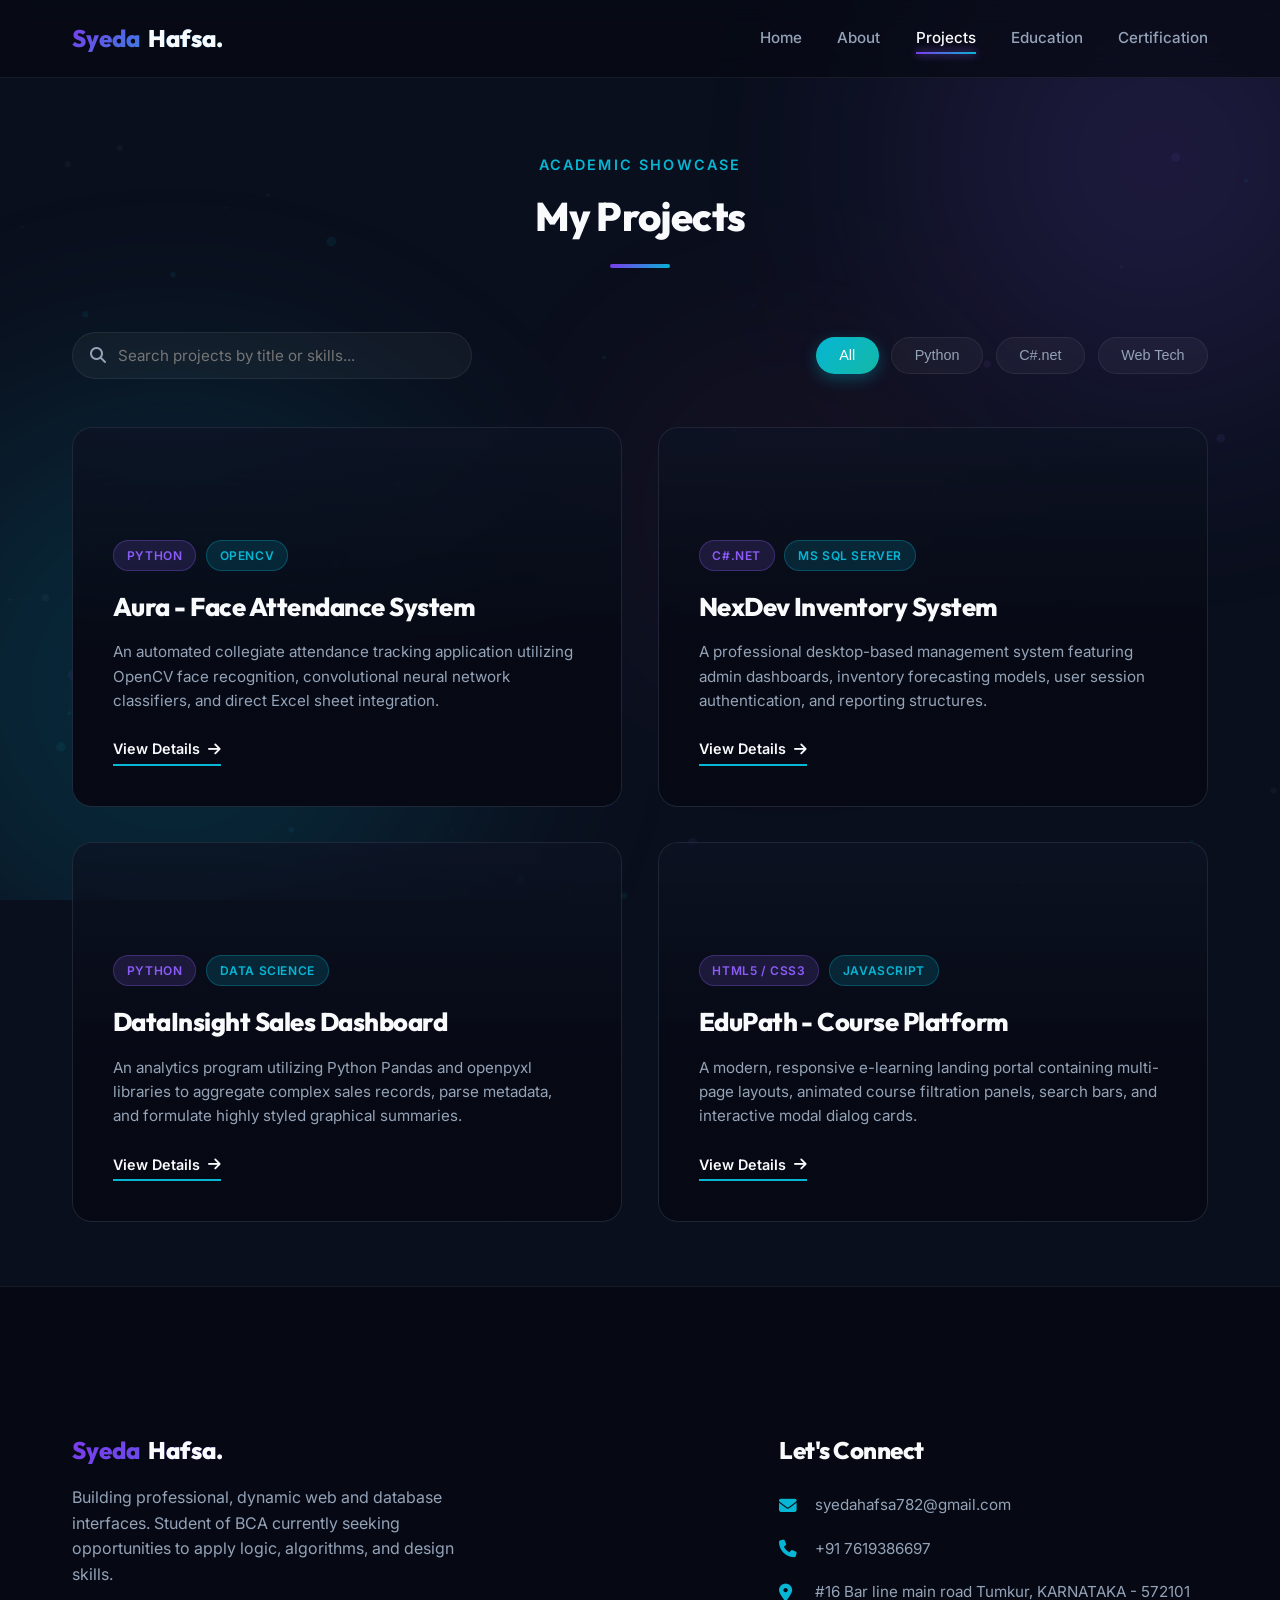
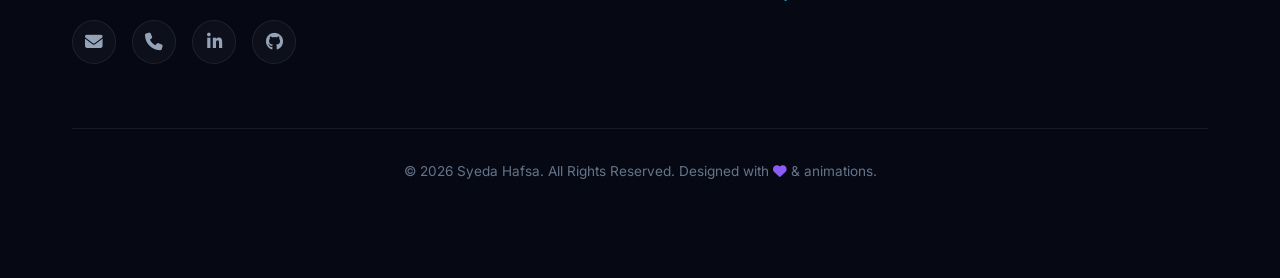
<file: projects.html>
<!DOCTYPE html>
<html lang="en">
<head>
    <meta charset="UTF-8">
    <meta name="viewport" content="width=device-width, initial-scale=1.0">
    <meta name="description" content="Projects Showcase of Syeda Hafsa - Python applications, Web Development, and C#.net databases">
    <title>My Projects | Syeda Hafsa</title>
    <!-- Stylesheets -->
    <link rel="stylesheet" href="css/style.css">
    <!-- Icons (Font Awesome) -->
    <link rel="stylesheet" href="https://cdnjs.cloudflare.com/ajax/libs/font-awesome/6.4.0/css/all.min.css">
</head>
<body>

    <!-- Background Blobs -->
    <div class="bg-blob-container">
        <div class="bg-blob blob1"></div>
        <div class="bg-blob blob2"></div>
        <div class="bg-blob blob3"></div>
    </div>

    <!-- Header / Navigation -->
    <header>
        <div class="nav-container">
            <a href="index.html" class="logo">Syeda<span>Hafsa.</span></a>
            <ul class="nav-menu">
                <li><a href="index.html" class="nav-link">Home</a></li>
                <li><a href="about.html" class="nav-link">About</a></li>
                <li><a href="projects.html" class="nav-link">Projects</a></li>
                <li><a href="education.html" class="nav-link">Education</a></li>
                <li><a href="certification.html" class="nav-link">Certification</a></li>
            </ul>
            <button class="mobile-menu-btn" aria-label="Toggle Navigation">
                <i class="fa-solid fa-bars"></i>
            </button>
        </div>
    </header>

    <!-- Main Content -->
    <main>
        <div class="container">
            <!-- Section Header -->
            <div class="section-header reveal">
                <span class="section-subtitle">Academic Showcase</span>
                <h2 class="section-title">My Projects</h2>
                <div class="section-underline"></div>
            </div>

            <!-- Filter and Search Bar -->
            <div class="filter-bar reveal">
                <!-- Search Box -->
                <div class="search-box">
                    <i class="fa-solid fa-magnifying-glass"></i>
                    <input type="text" id="projectSearch" placeholder="Search projects by title or skills...">
                </div>

                <!-- Tabs -->
                <div class="filter-tabs">
                    <button class="filter-tab active" data-filter="all">All</button>
                    <button class="filter-tab" data-filter="python">Python</button>
                    <button class="filter-tab" data-filter="csharp">C#.net</button>
                    <button class="filter-tab" data-filter="webdev">Web Tech</button>
                </div>
            </div>

            <!-- Projects Grid -->
            <div class="projects-grid reveal delay-1">
                <!-- Project 1: Python -->
                <div class="project-card" data-category="python">
                    <div class="project-tags">
                        <span class="project-tag">Python</span>
                        <span class="project-tag teal">OpenCV</span>
                    </div>
                    <h3 class="project-card-title">Aura - Face Attendance System</h3>
                    <p class="project-card-desc">An automated collegiate attendance tracking application utilizing OpenCV face recognition, convolutional neural network classifiers, and direct Excel sheet integration.</p>
                    <a href="#" class="project-link-btn" data-open-project="aura">
                        View Details <i class="fa-solid fa-arrow-right"></i>
                    </a>
                </div>

                <!-- Project 2: C# -->
                <div class="project-card" data-category="csharp">
                    <div class="project-tags">
                        <span class="project-tag">C#.net</span>
                        <span class="project-tag teal">MS SQL Server</span>
                    </div>
                    <h3 class="project-card-title">NexDev Inventory System</h3>
                    <p class="project-card-desc">A professional desktop-based management system featuring admin dashboards, inventory forecasting models, user session authentication, and reporting structures.</p>
                    <a href="#" class="project-link-btn" data-open-project="nexdev">
                        View Details <i class="fa-solid fa-arrow-right"></i>
                    </a>
                </div>

                <!-- Project 3: Python -->
                <div class="project-card" data-category="python">
                    <div class="project-tags">
                        <span class="project-tag">Python</span>
                        <span class="project-tag teal">Data Science</span>
                    </div>
                    <h3 class="project-card-title">DataInsight Sales Dashboard</h3>
                    <p class="project-card-desc">An analytics program utilizing Python Pandas and openpyxl libraries to aggregate complex sales records, parse metadata, and formulate highly styled graphical summaries.</p>
                    <a href="#" class="project-link-btn" data-open-project="datainsight">
                        View Details <i class="fa-solid fa-arrow-right"></i>
                    </a>
                </div>

                <!-- Project 4: Web Tech -->
                <div class="project-card" data-category="webdev">
                    <div class="project-tags">
                        <span class="project-tag">HTML5 / CSS3</span>
                        <span class="project-tag teal">Javascript</span>
                    </div>
                    <h3 class="project-card-title">EduPath - Course Platform</h3>
                    <p class="project-card-desc">A modern, responsive e-learning landing portal containing multi-page layouts, animated course filtration panels, search bars, and interactive modal dialog cards.</p>
                    <a href="#" class="project-link-btn" data-open-project="edupath">
                        View Details <i class="fa-solid fa-arrow-right"></i>
                    </a>
                </div>
            </div>
        </div>
    </main>

    <!-- ==========================================================================
       MODALS: DYNAMIC PROJECT DETAILS MODAL
       ========================================================================== -->
    <div class="modal" id="projectModal">
        <div class="modal-content" style="max-width: 700px;">
            <span class="modal-close"><i class="fa-solid fa-xmark"></i></span>
            <div style="padding: 3rem;">
                <div style="display: flex; gap: 0.8rem; margin-bottom: 1rem;" id="modalProjectTags">
                    <!-- Dynamic Tags -->
                </div>
                <h2 id="modalProjectTitle" style="font-size: 2rem; margin-bottom: 1rem; font-family: 'Outfit';">Project Title</h2>
                <div class="section-underline" style="margin: 0 0 2rem 0; width: 50px;"></div>
                
                <h4 style="color: var(--secondary); font-family: 'Outfit'; margin-bottom: 0.5rem; text-transform: uppercase; font-size: 0.9rem; letter-spacing: 0.05em;">Project Description</h4>
                <p id="modalProjectDesc" style="color: var(--text-secondary); line-height: 1.8; margin-bottom: 2rem;">
                    Detailed explanation of the project.
                </p>

                <h4 style="color: var(--secondary); font-family: 'Outfit'; margin-bottom: 0.5rem; text-transform: uppercase; font-size: 0.9rem; letter-spacing: 0.05em;">Key Accomplishments & Features</h4>
                <ul id="modalProjectFeatures" class="resume-list" style="margin-bottom: 2rem;">
                    <!-- Dynamic Features -->
                </ul>

                <h4 style="color: var(--secondary); font-family: 'Outfit'; margin-bottom: 0.5rem; text-transform: uppercase; font-size: 0.9rem; letter-spacing: 0.05em;">Technology Stack</h4>
                <div id="modalProjectStack" style="display: flex; flex-wrap: wrap; gap: 0.8rem;">
                    <!-- Dynamic Tech Badge -->
                </div>
            </div>
        </div>
    </div>

    <!-- ==========================================================================
       MODALS: GLOBAL DIGITAL RESUME MODAL
       ========================================================================== -->
    <div class="modal" id="resumeModal">
        <div class="modal-content">
            <span class="modal-close"><i class="fa-solid fa-xmark"></i></span>
            <div class="resume-modal-body">
                <div class="resume-header">
                    <h2 class="resume-name">SYEDA HAFSA</h2>
                    <span class="resume-tagline">BCA Student & Aspiring Developer</span>
                    <div class="resume-contact-info">
                        <span><i class="fa-solid fa-envelope"></i> syedahafsa782@gmail.com</span>
                        <span><i class="fa-solid fa-phone"></i> +91 7619386697</span>
                        <span><i class="fa-solid fa-location-dot"></i> Tumkur, Karnataka, India</span>
                    </div>
                </div>

                <div class="resume-block">
                    <h3 class="resume-section-title">Career Objective</h3>
                    <p class="resume-list">To make a meaningful contribution in the organization with the best of my ability and also to develop new skills during interaction to achieve new heights in technology and computer applications.</p>
                </div>

                <div class="resume-block">
                    <h3 class="resume-section-title">Academic Qualifications</h3>
                    <table class="resume-table">
                        <thead>
                            <tr>
                                <th>Qualification</th>
                                <th>University / Board</th>
                                <th>Year</th>
                                <th>Percentage</th>
                            </tr>
                        </thead>
                        <tbody>
                            <tr>
                                <td>BCA (Sem 4)</td>
                                <td>Tumkur University</td>
                                <td>2025</td>
                                <td>60.00%</td>
                            </tr>
                            <tr>
                                <td>BCA (Sem 3)</td>
                                <td>Tumkur University</td>
                                <td>2025</td>
                                <td>72.90%</td>
                            </tr>
                            <tr>
                                <td>BCA (Sem 2)</td>
                                <td>Tumkur University</td>
                                <td>2024</td>
                                <td>73.00%</td>
                            </tr>
                            <tr>
                                <td>BCA (Sem 1)</td>
                                <td>Tumkur University</td>
                                <td>2024</td>
                                <td>71.00%</td>
                            </tr>
                            <tr>
                                <td>PUC (Class XII)</td>
                                <td>Karnataka School Exam & Assessment Board</td>
                                <td>2023</td>
                                <td>54.44%</td>
                            </tr>
                            <tr>
                                <td>SSLC (Class X)</td>
                                <td>Karnataka Secondary Education Exam Board</td>
                                <td>2018</td>
                                <td>56.64%</td>
                            </tr>
                        </tbody>
                    </table>
                </div>

                <div class="resume-block">
                    <h3 class="resume-section-title">Technical Skills</h3>
                    <ul class="resume-list">
                        <li><strong>Programming Languages:</strong> Python, C Program, C#.net</li>
                        <li><strong>Core Computer Science:</strong> Data Structures, Operating Systems</li>
                        <li><strong>Professional Tools:</strong> MS Excel, Computerized Management Accounting (CMA)</li>
                        <li><strong>Web Competence:</strong> Basic Database & Front-end Development Knowledge</li>
                    </ul>
                </div>

                <div class="resume-block">
                    <h3 class="resume-section-title">Soft Skills & Hobbies</h3>
                    <ul class="resume-list">
                        <li><strong>Soft Skills:</strong> Strong communication, logical problem solving, efficient time management, teamwork, and high adaptability.</li>
                        <li><strong>Hobbies:</strong> Reading and learning new computer skills, listening to music, and drawing in free time.</li>
                    </ul>
                </div>

                <div class="resume-block">
                    <h3 class="resume-section-title">Personal Information</h3>
                    <div class="resume-personal-grid">
                        <p><strong>Father's Name:</strong> Syed Nakheeb Ahmed</p>
                        <p><strong>Date of Birth:</strong> 19th May 2000</p>
                        <p><strong>Languages Known:</strong> Hindi, English, Kannada, Urdu</p>
                        <p><strong>Gender / Status:</strong> Female / Unmarried</p>
                        <p><strong>Nationality:</strong> Indian</p>
                    </div>
                </div>
            </div>
        </div>
    </div>

    <!-- Footer -->
    <footer>
        <div class="container">
            <div class="footer-grid">
                <div class="footer-info">
                    <a href="index.html" class="logo">Syeda<span>Hafsa.</span></a>
                    <p>Building professional, dynamic web and database interfaces. Student of BCA currently seeking opportunities to apply logic, algorithms, and design skills.</p>
                    <div class="social-links">
                        <a href="mailto:syedahafsa782@gmail.com" class="social-btn" aria-label="Email"><i class="fa-solid fa-envelope"></i></a>
                        <a href="tel:7619386697" class="social-btn" aria-label="Phone"><i class="fa-solid fa-phone"></i></a>
                        <a href="#" class="social-btn" aria-label="LinkedIn"><i class="fa-brands fa-linkedin-in"></i></a>
                        <a href="#" class="social-btn" aria-label="GitHub"><i class="fa-brands fa-github"></i></a>
                    </div>
                </div>
                <div class="footer-contact">
                    <h3 class="footer-contact-title">Let's Connect</h3>
                    <ul class="footer-contact-list">
                        <li class="footer-contact-item">
                            <i class="fa-solid fa-envelope"></i>
                            <a href="mailto:syedahafsa782@gmail.com">syedahafsa782@gmail.com</a>
                        </li>
                        <li class="footer-contact-item">
                            <i class="fa-solid fa-phone"></i>
                            <a href="tel:7619386697">+91 7619386697</a>
                        </li>
                        <li class="footer-contact-item">
                            <i class="fa-solid fa-location-dot"></i>
                            <span>#16 Bar line main road Tumkur, KARNATAKA - 572101</span>
                        </li>
                    </ul>
                </div>
            </div>
            <div class="copyright">
                <p>&copy; 2026 Syeda Hafsa. All Rights Reserved. Designed with <i class="fa-solid fa-heart" style="color: var(--primary);"></i> & animations.</p>
            </div>
        </div>
    </footer>

    <!-- Scripts -->
    <script src="js/main.js"></script>

    <!-- Page Specific Script for Searching, Filtering, and Modal details -->
    <script>
        const projectData = {
            aura: {
                title: "Aura - Face Recognition Attendance System",
                desc: "An automated college attendance tracking application that replaces manual roll calls with high-speed facial matching. The system captures video frames in real-time, matches the localized faces against a pre-trained database of student profiles, and instantly records timestamps into an excel spreadsheet/database for administrative tracking.",
                tags: ["Python", "OpenCV"],
                stack: ["Python 3.10", "OpenCV Library", "NumPy", "Tkinter GUI", "Excel OpenPyXL"],
                features: [
                    "Real-time webcam video stream processing and rapid eye/face localization.",
                    "LBPH (Local Binary Patterns Histograms) algorithm for high-accuracy local matching.",
                    "Automated export of attendance sheets directly to Microsoft Excel formats.",
                    "Fully functional Admin Control Panel to register, delete, or search student profiles."
                ]
            },
            nexdev: {
                title: "NexDev Inventory Management System",
                desc: "A commercial-grade database management program designed for enterprise product tracking. This application connects a sleek C#.net client container to an optimized Microsoft SQL Server instance, allowing managers to handle transactions, monitor stock lines, and export business charts.",
                tags: ["C#.net", "MS SQL Server"],
                stack: ["C# Language", ".NET Framework", "MS SQL Server", "MetroFramework UI", "Entity Framework"],
                features: [
                    "Secure cryptographic user login with credential role routing (Admin vs. Operator).",
                    "Database CRUD routines for registering products, categories, suppliers, and sales.",
                    "Low-stock threshold triggers that automatically highlight products requiring replenishment.",
                    "Highly responsive UI dashboard featuring sales metrics and inventory analytics."
                ]
            },
            datainsight: {
                title: "DataInsight Sales Analysis Dashboard",
                desc: "An analytical automation tool built to parse, process, and summarize complex business datasets. By applying Python data science libraries directly to legacy Excel registers, it compiles summary stats, sorts data, and injects beautifully formatted data visualizations into spreadsheets.",
                tags: ["Python", "Data Science"],
                stack: ["Python 3.9", "Pandas Library", "Matplotlib / Seaborn", "OpenPyXL engine", "MS Excel Data Model"],
                features: [
                    "Aggregates and merges multi-sheet transaction books into structured Pandas DataFrames.",
                    "Cleans missing data, formats data columns, and eliminates duplicate indexes.",
                    "Generates line charts, bar plots, and categorical reports automatically.",
                    "Injects custom CSS-styled tables and plots directly back into dynamic Excel reports."
                ]
            },
            edupath: {
                title: "EduPath - Course & Portal Web Application",
                desc: "A fully responsive, lightweight educational catalog platform built using vanilla web technologies. Students can browse academic listings, search for modules, filter syllabi, and contact professors through an immersive graphical screen.",
                tags: ["HTML5 / CSS3", "Javascript"],
                stack: ["Semantic HTML5", "Vanilla CSS3 Grid & Flexbox", "Modular ES6 Javascript", "FontAwesome 6"],
                features: [
                    "100% responsive fluid grid fitting mobile screens, tablets, and widescreen systems.",
                    "Real-time list filtering and fuzzy keyword searches running purely on client scripts.",
                    "Sleek visual styling containing glassmorphism overlays and custom SVG decoration patterns.",
                    "Animated interactive modal details triggering on-click card selection."
                ]
            }
        };

        // DOM elements
        const searchInput = document.getElementById('projectSearch');
        const filterTabs = document.querySelectorAll('.filter-tab');
        const projectCards = document.querySelectorAll('.project-card');
        const projectModal = document.getElementById('projectModal');

        // Search & Filter functionality
        function filterProjects() {
            const query = searchInput.value.toLowerCase().trim();
            const activeTab = document.querySelector('.filter-tab.active').getAttribute('data-filter');

            projectCards.forEach(card => {
                const category = card.getAttribute('data-category');
                const title = card.querySelector('.project-card-title').innerText.toLowerCase();
                const desc = card.querySelector('.project-card-desc').innerText.toLowerCase();
                const tags = Array.from(card.querySelectorAll('.project-tag')).map(t => t.innerText.toLowerCase());
                
                const matchesTab = (activeTab === 'all' || category === activeTab);
                const matchesSearch = (title.includes(query) || desc.includes(query) || tags.some(tag => tag.includes(query)));

                if (matchesTab && matchesSearch) {
                    card.style.display = 'flex';
                } else {
                    card.style.display = 'none';
                }
            });
        }

        searchInput.addEventListener('input', filterProjects);

        filterTabs.forEach(tab => {
            tab.addEventListener('click', () => {
                filterTabs.forEach(t => t.classList.remove('active'));
                tab.classList.add('active');
                filterProjects();
            });
        });

        // Detail Modal Opener
        const detailButtons = document.querySelectorAll('[data-open-project]');
        detailButtons.forEach(btn => {
            btn.addEventListener('click', (e) => {
                e.preventDefault();
                const projectId = btn.getAttribute('data-open-project');
                const data = projectData[projectId];

                if (data) {
                    // Populate modal contents
                    document.getElementById('modalProjectTitle').innerText = data.title;
                    document.getElementById('modalProjectDesc').innerText = data.desc;

                    // Tags
                    const tagsContainer = document.getElementById('modalProjectTags');
                    tagsContainer.innerHTML = '';
                    data.tags.forEach((tag, idx) => {
                        const tagEl = document.createElement('span');
                        tagEl.className = `project-tag ${idx % 2 !== 0 ? 'teal' : ''}`;
                        tagEl.innerText = tag;
                        tagsContainer.appendChild(tagEl);
                    });

                    // Features
                    const featuresContainer = document.getElementById('modalProjectFeatures');
                    featuresContainer.innerHTML = '';
                    data.features.forEach(feat => {
                        const li = document.createElement('li');
                        li.innerText = feat;
                        featuresContainer.appendChild(li);
                    });

                    // Tech Stack
                    const stackContainer = document.getElementById('modalProjectStack');
                    stackContainer.innerHTML = '';
                    data.stack.forEach(tech => {
                        const badge = document.createElement('span');
                        badge.className = 'timeline-year';
                        badge.style.fontSize = '0.75rem';
                        badge.style.padding = '0.3rem 0.8rem';
                        badge.style.margin = '0';
                        badge.innerText = tech;
                        stackContainer.appendChild(badge);
                    });

                    // Open Modal
                    projectModal.classList.add('active');
                    document.body.style.overflow = 'hidden';
                }
            });
        });
    </script>
</body>
</html>
</file>
<file: css/style.css>
/* ==========================================================================
   DESIGN SYSTEM & GLOBAL STYLES - Syeda Hafsa Portfolio
   ========================================================================== */

@import url('https://fonts.googleapis.com/css2?family=Inter:wght@300;400;500;600;700&family=Outfit:wght@300;400;500;600;700;800&display=swap');

:root {
    /* Color Palette */
    --bg-darker: #060913;
    --bg-dark: #0a0f1d;
    --bg-card: rgba(16, 23, 42, 0.7);
    --border-color: rgba(255, 255, 255, 0.07);
    
    --primary: #8b5cf6;
    --primary-glow: rgba(139, 92, 246, 0.3);
    --secondary: #06b6d4;
    --secondary-glow: rgba(6, 182, 212, 0.3);
    
    --text-primary: #f8fafc;
    --text-secondary: #94a3b8;
    --text-muted: #64748b;
    
    --gradient-primary: linear-gradient(135deg, #7c3aed, #6366f1);
    --gradient-secondary: linear-gradient(135deg, #06b6d4, #14b8a6);
    --gradient-mixed: linear-gradient(135deg, #7c3aed, #06b6d4);
    
    /* Effects */
    --glass-shadow: 0 8px 32px 0 rgba(0, 0, 0, 0.37);
    --transition-smooth: all 0.4s cubic-bezier(0.16, 1, 0.3, 1);
    --transition-quick: all 0.2s ease;
}

/* Base Styles */
* {
    margin: 0;
    padding: 0;
    box-sizing: border-box;
    scroll-behavior: smooth;
}

body {
    background-color: var(--bg-dark);
    color: var(--text-primary);
    font-family: 'Inter', sans-serif;
    line-height: 1.6;
    overflow-x: hidden;
    position: relative;
}

/* Background Animated Blobs */
.bg-blob-container {
    position: fixed;
    top: 0;
    left: 0;
    width: 100%;
    height: 100%;
    z-index: -2;
    overflow: hidden;
    pointer-events: none;
}

.bg-blob {
    position: absolute;
    border-radius: 50%;
    filter: blur(120px);
    opacity: 0.15;
    animation: floatBlob 20s infinite alternate ease-in-out;
}

.blob1 {
    top: -10%;
    right: -10%;
    width: 500px;
    height: 500px;
    background: var(--primary);
    animation-duration: 25s;
}

.blob2 {
    bottom: -10%;
    left: -10%;
    width: 600px;
    height: 600px;
    background: var(--secondary);
    animation-duration: 30s;
}

.blob3 {
    top: 40%;
    left: 50%;
    width: 300px;
    height: 300px;
    background: #ec4899;
    opacity: 0.08;
    animation-duration: 18s;
}

@keyframes floatBlob {
    0% { transform: translate(0, 0) scale(1); }
    100% { transform: translate(80px, 50px) scale(1.1); }
}

/* Scrollbar Customization */
::-webkit-scrollbar {
    width: 8px;
}
::-webkit-scrollbar-track {
    background: var(--bg-darker);
}
::-webkit-scrollbar-thumb {
    background: linear-gradient(to bottom, var(--primary), var(--secondary));
    border-radius: 4px;
}
::-webkit-scrollbar-thumb:hover {
    background: var(--primary);
}

/* Typography & Headings */
h1, h2, h3, h4, h5, h6 {
    font-family: 'Outfit', sans-serif;
    font-weight: 700;
    letter-spacing: -0.02em;
    color: var(--text-primary);
}

a {
    color: inherit;
    text-decoration: none;
    transition: var(--transition-quick);
}

/* ==========================================================================
   NAVIGATION BAR
   ========================================================================== */

header {
    position: fixed;
    top: 0;
    left: 0;
    width: 100%;
    z-index: 1000;
    background: rgba(6, 9, 19, 0.7);
    backdrop-filter: blur(12px);
    border-bottom: 1px solid var(--border-color);
}

.nav-container {
    max-width: 1200px;
    margin: 0 auto;
    padding: 1.2rem 2rem;
    display: flex;
    justify-content: space-between;
    align-items: center;
}

.logo {
    font-size: 1.5rem;
    font-weight: 800;
    font-family: 'Outfit', sans-serif;
    background: var(--gradient-mixed);
    -webkit-background-clip: text;
    -webkit-text-fill-color: transparent;
    display: flex;
    align-items: center;
    gap: 0.5rem;
}

.logo span {
    color: var(--text-primary);
    -webkit-text-fill-color: var(--text-primary);
}

.nav-menu {
    display: flex;
    gap: 2.2rem;
    list-style: none;
}

.nav-link {
    font-size: 0.95rem;
    font-weight: 500;
    color: var(--text-secondary);
    position: relative;
    padding: 0.4rem 0;
}

.nav-link:hover, .nav-link.active {
    color: var(--text-primary);
}

.nav-link::after {
    content: '';
    position: absolute;
    bottom: 0;
    left: 0;
    width: 0;
    height: 2px;
    background: var(--gradient-mixed);
    transition: var(--transition-smooth);
    box-shadow: 0 0 8px var(--primary);
}

.nav-link:hover::after, .nav-link.active::after {
    width: 100%;
}

.mobile-menu-btn {
    display: none;
    font-size: 1.5rem;
    color: var(--text-primary);
    cursor: pointer;
    background: none;
    border: none;
}

/* ==========================================================================
   SHARED UI COMPONENTS
   ========================================================================== */

/* Main Layout Wrapper */
main {
    padding-top: 5.5rem;
    min-height: calc(100vh - 8rem);
}

.container {
    max-width: 1200px;
    margin: 0 auto;
    padding: 4rem 2rem;
}

/* Section Headers */
.section-header {
    text-align: center;
    margin-bottom: 4rem;
}

.section-subtitle {
    font-size: 0.9rem;
    font-weight: 600;
    text-transform: uppercase;
    letter-spacing: 0.15em;
    color: var(--secondary);
    margin-bottom: 0.5rem;
    display: inline-block;
}

.section-title {
    font-size: 2.5rem;
    font-weight: 800;
    margin-bottom: 1rem;
    background: linear-gradient(to right, var(--text-primary) 60%, var(--text-secondary));
    -webkit-background-clip: text;
    -webkit-text-fill-color: transparent;
}

.section-underline {
    width: 60px;
    height: 4px;
    background: var(--gradient-mixed);
    margin: 0 auto;
    border-radius: 2px;
}

/* Buttons */
.btn-group {
    display: flex;
    gap: 1.2rem;
    flex-wrap: wrap;
}

.btn {
    display: inline-flex;
    align-items: center;
    gap: 0.6rem;
    padding: 0.8rem 1.8rem;
    font-size: 0.95rem;
    font-weight: 600;
    border-radius: 50px;
    cursor: pointer;
    transition: var(--transition-smooth);
    font-family: 'Inter', sans-serif;
    position: relative;
    overflow: hidden;
}

.btn-primary {
    background: var(--gradient-primary);
    color: white;
    border: none;
    box-shadow: 0 4px 15px var(--primary-glow);
}

.btn-primary:hover {
    transform: translateY(-3px);
    box-shadow: 0 8px 25px var(--primary-glow);
}

.btn-secondary {
    background: rgba(255, 255, 255, 0.05);
    color: var(--text-primary);
    border: 1px solid var(--border-color);
    backdrop-filter: blur(10px);
}

.btn-secondary:hover {
    background: rgba(255, 255, 255, 0.1);
    transform: translateY(-3px);
    border-color: var(--secondary);
    box-shadow: 0 8px 25px var(--secondary-glow);
}

/* Glass Cards */
.glass-card {
    background: var(--bg-card);
    border: 1px solid var(--border-color);
    border-radius: 20px;
    box-shadow: var(--glass-shadow);
    backdrop-filter: blur(12px);
    padding: 2.5rem;
    transition: var(--transition-smooth);
}

.glass-card:hover {
    border-color: rgba(255, 255, 255, 0.15);
    transform: translateY(-5px);
}

/* ==========================================================================
   PAGE: HOME (index.html)
   ========================================================================== */

.hero-section {
    display: grid;
    grid-template-columns: 1.2fr 0.8fr;
    gap: 4rem;
    align-items: center;
    min-height: calc(80vh - 5.5rem);
    padding: 2rem 0;
}

.hero-subtitle {
    font-size: 1.1rem;
    color: var(--secondary);
    font-weight: 600;
    letter-spacing: 0.1em;
    text-transform: uppercase;
    margin-bottom: 1rem;
}

.hero-title {
    font-size: 4rem;
    font-weight: 800;
    line-height: 1.1;
    margin-bottom: 1.5rem;
}

.hero-title span.highlight {
    background: var(--gradient-mixed);
    -webkit-background-clip: text;
    -webkit-text-fill-color: transparent;
}

.hero-description {
    font-size: 1.1rem;
    color: var(--text-secondary);
    margin-bottom: 2.5rem;
    max-width: 580px;
}

/* Avatar Graphic */
.hero-image-wrapper {
    position: relative;
    display: flex;
    justify-content: center;
    align-items: center;
}

.hero-image-container {
    position: relative;
    width: 320px;
    height: 320px;
    border-radius: 30% 70% 70% 30% / 30% 30% 70% 70%;
    background: var(--gradient-mixed);
    padding: 6px;
    animation: morphImage 12s infinite alternate ease-in-out;
    box-shadow: 0 10px 40px rgba(124, 58, 237, 0.4);
    overflow: hidden;
}

.hero-image {
    width: 100%;
    height: 100%;
    object-fit: cover;
    border-radius: inherit;
    transition: var(--transition-smooth);
}

.hero-image-container:hover .hero-image {
    transform: scale(1.05);
}

.circle-decoration {
    position: absolute;
    border: 2px dashed rgba(6, 182, 212, 0.3);
    border-radius: 50%;
    animation: rotateDecor 25s infinite linear;
}

.circle-1 {
    width: 370px;
    height: 370px;
}

.circle-2 {
    width: 420px;
    height: 420px;
    border-color: rgba(139, 92, 246, 0.2);
    animation-duration: 35s;
    animation-direction: reverse;
}

@keyframes morphImage {
    0% { border-radius: 30% 70% 70% 30% / 30% 30% 70% 70%; }
    50% { border-radius: 50% 50% 30% 70% / 50% 60% 40% 60%; }
    100% { border-radius: 30% 70% 70% 30% / 30% 30% 70% 70%; }
}

@keyframes rotateDecor {
    0% { transform: rotate(0deg); }
    100% { transform: rotate(360deg); }
}

/* Home Stats Banner */
.stats-banner {
    display: grid;
    grid-template-columns: repeat(4, 1fr);
    gap: 1.5rem;
    margin-top: 4rem;
}

.stat-item {
    text-align: center;
    padding: 1.5rem;
    background: rgba(16, 23, 42, 0.4);
    border: 1px solid var(--border-color);
    border-radius: 16px;
    backdrop-filter: blur(8px);
}

.stat-number {
    font-size: 2.2rem;
    font-weight: 800;
    font-family: 'Outfit', sans-serif;
    color: var(--text-primary);
    background: var(--gradient-mixed);
    -webkit-background-clip: text;
    -webkit-text-fill-color: transparent;
    margin-bottom: 0.2rem;
}

.stat-label {
    font-size: 0.85rem;
    font-weight: 500;
    text-transform: uppercase;
    letter-spacing: 0.1em;
    color: var(--text-secondary);
}

/* ==========================================================================
   PAGE: ABOUT (about.html)
   ========================================================================== */

.about-grid {
    display: grid;
    grid-template-columns: 1fr 1fr;
    gap: 3.5rem;
    align-items: start;
}

.objective-box {
    margin-bottom: 2rem;
}

.objective-box p {
    font-size: 1.1rem;
    line-height: 1.7;
    color: var(--text-secondary);
}

.about-details-table {
    display: grid;
    grid-template-columns: auto 1fr;
    gap: 1rem 2rem;
    margin-top: 1.5rem;
    padding-top: 1.5rem;
    border-top: 1px solid var(--border-color);
}

.detail-label {
    font-weight: 600;
    color: var(--secondary);
}

.detail-value {
    color: var(--text-primary);
}

/* Soft Skills Visual Grid */
.skills-container {
    margin-top: 5rem;
}

.skills-title {
    font-size: 1.8rem;
    margin-bottom: 2rem;
    text-align: center;
}

.skills-grid {
    display: grid;
    grid-template-columns: repeat(auto-fit, minmax(220px, 1fr));
    gap: 1.5rem;
}

.skill-card {
    background: var(--bg-card);
    border: 1px solid var(--border-color);
    border-radius: 16px;
    padding: 2rem 1.5rem;
    text-align: center;
    transition: var(--transition-smooth);
}

.skill-card:hover {
    border-color: var(--primary);
    transform: translateY(-5px);
    box-shadow: 0 10px 25px var(--primary-glow);
}

.skill-icon {
    font-size: 2.2rem;
    margin-bottom: 1.2rem;
    background: var(--gradient-mixed);
    -webkit-background-clip: text;
    -webkit-text-fill-color: transparent;
}

.skill-name {
    font-size: 1.1rem;
    font-weight: 600;
    margin-bottom: 0.6rem;
}

.skill-desc {
    font-size: 0.85rem;
    color: var(--text-secondary);
}

/* Hobbies section */
.hobbies-section {
    margin-top: 5rem;
}

.hobbies-grid {
    display: grid;
    grid-template-columns: repeat(3, 1fr);
    gap: 2rem;
}

.hobby-card {
    position: relative;
    border-radius: 16px;
    overflow: hidden;
    height: 180px;
    display: flex;
    flex-direction: column;
    justify-content: flex-end;
    padding: 2rem;
    background: var(--bg-card);
    border: 1px solid var(--border-color);
    transition: var(--transition-smooth);
    z-index: 1;
}

.hobby-card::before {
    content: '';
    position: absolute;
    top: 0;
    left: 0;
    width: 100%;
    height: 100%;
    background: linear-gradient(to top, rgba(6, 9, 19, 0.9) 30%, rgba(6, 9, 19, 0.1));
    z-index: -1;
}

.hobby-card:hover {
    border-color: var(--secondary);
    box-shadow: 0 10px 25px var(--secondary-glow);
}

.hobby-icon {
    font-size: 2rem;
    color: var(--secondary);
    margin-bottom: auto;
}

.hobby-name {
    font-size: 1.2rem;
    font-weight: 700;
}

/* ==========================================================================
   PAGE: PROJECTS (projects.html)
   ========================================================================== */

.filter-bar {
    display: flex;
    justify-content: space-between;
    align-items: center;
    gap: 1.5rem;
    margin-bottom: 3rem;
    flex-wrap: wrap;
}

.search-box {
    position: relative;
    flex: 1;
    max-width: 400px;
}

.search-box input {
    width: 100%;
    padding: 0.8rem 1rem 0.8rem 2.8rem;
    border-radius: 30px;
    background: rgba(255, 255, 255, 0.04);
    border: 1px solid var(--border-color);
    color: var(--text-primary);
    font-family: inherit;
    font-size: 0.95rem;
    outline: none;
    transition: var(--transition-quick);
}

.search-box input:focus {
    border-color: var(--secondary);
    background: rgba(255, 255, 255, 0.08);
    box-shadow: 0 0 15px var(--secondary-glow);
}

.search-box i {
    position: absolute;
    left: 1.1rem;
    top: 50%;
    transform: translateY(-50%);
    color: var(--text-secondary);
}

.filter-tabs {
    display: flex;
    gap: 0.8rem;
}

.filter-tab {
    background: rgba(255, 255, 255, 0.04);
    border: 1px solid var(--border-color);
    padding: 0.6rem 1.4rem;
    border-radius: 30px;
    color: var(--text-secondary);
    font-weight: 500;
    cursor: pointer;
    font-size: 0.9rem;
    transition: var(--transition-quick);
}

.filter-tab:hover, .filter-tab.active {
    background: var(--gradient-secondary);
    color: white;
    border-color: transparent;
    box-shadow: 0 5px 15px var(--secondary-glow);
}

.projects-grid {
    display: grid;
    grid-template-columns: repeat(2, 1fr);
    gap: 2.2rem;
}

.project-card {
    height: 380px;
    position: relative;
    border-radius: 20px;
    overflow: hidden;
    background: var(--bg-card);
    border: 1px solid var(--border-color);
    display: flex;
    flex-direction: column;
    justify-content: flex-end;
    padding: 2.5rem;
    transition: var(--transition-smooth);
    z-index: 1;
}

.project-card::before {
    content: '';
    position: absolute;
    top: 0;
    left: 0;
    width: 100%;
    height: 100%;
    background: linear-gradient(to top, rgba(6, 9, 19, 0.95) 40%, rgba(6, 9, 19, 0.2));
    z-index: -1;
    transition: var(--transition-smooth);
}

.project-card:hover {
    transform: translateY(-8px);
    border-color: var(--primary);
    box-shadow: 0 15px 35px var(--primary-glow);
}

.project-card:hover::before {
    background: linear-gradient(to top, rgba(6, 9, 19, 0.98) 50%, rgba(6, 9, 19, 0.4));
}

.project-tags {
    display: flex;
    gap: 0.6rem;
    margin-bottom: 1rem;
}

.project-tag {
    font-size: 0.75rem;
    font-weight: 600;
    text-transform: uppercase;
    letter-spacing: 0.05em;
    padding: 0.3rem 0.8rem;
    background: rgba(139, 92, 246, 0.15);
    color: var(--primary);
    border: 1px solid rgba(139, 92, 246, 0.3);
    border-radius: 30px;
}

.project-tag.teal {
    background: rgba(6, 182, 212, 0.15);
    color: var(--secondary);
    border: 1px solid rgba(6, 182, 212, 0.3);
}

.project-card-title {
    font-size: 1.6rem;
    font-weight: 800;
    margin-bottom: 0.8rem;
}

.project-card-desc {
    font-size: 0.95rem;
    color: var(--text-secondary);
    margin-bottom: 1.5rem;
}

.project-link-btn {
    align-self: flex-start;
    display: inline-flex;
    align-items: center;
    gap: 0.5rem;
    font-size: 0.9rem;
    font-weight: 600;
    color: var(--text-primary);
    border-bottom: 2px solid var(--secondary);
    padding-bottom: 0.2rem;
    transition: var(--transition-quick);
}

.project-link-btn:hover {
    color: var(--secondary);
    gap: 0.8rem;
}

/* ==========================================================================
   PAGE: EDUCATION (education.html)
   ========================================================================== */

.timeline-section {
    position: relative;
    max-width: 900px;
    margin: 0 auto;
    padding: 2rem 0;
}

/* Vertical Center Line */
.timeline-section::after {
    content: '';
    position: absolute;
    top: 0;
    bottom: 0;
    left: 50%;
    width: 4px;
    background: linear-gradient(to bottom, var(--primary), var(--secondary));
    transform: translateX(-50%);
    border-radius: 2px;
}

.timeline-block {
    position: relative;
    margin: 3.5rem 0;
    width: 50%;
}

.timeline-block-left {
    left: 0;
    padding-right: 3rem;
    text-align: right;
}

.timeline-block-right {
    left: 50%;
    padding-left: 3rem;
    text-align: left;
}

/* Core timeline circle nodes */
.timeline-dot {
    position: absolute;
    top: 15px;
    width: 24px;
    height: 24px;
    background: var(--bg-darker);
    border: 4px solid var(--primary);
    border-radius: 50%;
    z-index: 10;
    box-shadow: 0 0 10px var(--primary-glow);
}

.timeline-block-left .timeline-dot {
    right: -12px;
}

.timeline-block-right .timeline-dot {
    left: -12px;
    border-color: var(--secondary);
    box-shadow: 0 0 10px var(--secondary-glow);
}

/* Card details inside Timeline */
.timeline-card {
    position: relative;
}

.timeline-year {
    display: inline-block;
    font-size: 0.95rem;
    font-weight: 700;
    color: var(--secondary);
    background: rgba(6, 182, 212, 0.1);
    padding: 0.4rem 1rem;
    border-radius: 30px;
    margin-bottom: 1rem;
    border: 1px solid rgba(6, 182, 212, 0.2);
}

.timeline-block-left .timeline-year {
    color: var(--primary);
    background: rgba(139, 92, 246, 0.1);
    border-color: rgba(139, 92, 246, 0.2);
}

.timeline-card-title {
    font-size: 1.4rem;
    font-weight: 800;
    margin-bottom: 0.4rem;
}

.timeline-inst {
    font-size: 0.95rem;
    color: var(--text-secondary);
    font-weight: 500;
    margin-bottom: 1rem;
}

/* Percentage Ring Graphic */
.percent-badge {
    display: inline-flex;
    align-items: center;
    gap: 0.6rem;
    background: rgba(255, 255, 255, 0.03);
    border: 1px solid var(--border-color);
    padding: 0.4rem 1rem;
    border-radius: 50px;
    margin-top: 0.5rem;
}

.percent-badge i {
    color: #10b981;
}

.percent-badge span {
    font-weight: 700;
    font-size: 0.95rem;
}

/* Skills matrix styles */
.tech-skills-section {
    margin-top: 6rem;
}

.skills-matrix {
    display: grid;
    grid-template-columns: repeat(2, 1fr);
    gap: 3rem;
}

.skill-bar-item {
    margin-bottom: 2rem;
}

.skill-info {
    display: flex;
    justify-content: space-between;
    font-weight: 600;
    margin-bottom: 0.5rem;
}

.skill-progress-container {
    height: 8px;
    background: rgba(255, 255, 255, 0.05);
    border-radius: 10px;
    overflow: hidden;
    position: relative;
    border: 1px solid rgba(255, 255, 255, 0.03);
}

.skill-progress-bar {
    height: 100%;
    border-radius: 10px;
    background: var(--gradient-primary);
    width: 0; /* Dynamic loading in JS */
    transition: width 1.5s cubic-bezier(0.1, 0.8, 0.3, 1);
    box-shadow: 0 0 10px var(--primary-glow);
}

.skill-progress-bar.teal {
    background: var(--gradient-secondary);
    box-shadow: 0 0 10px var(--secondary-glow);
}

/* ==========================================================================
   PAGE: CERTIFICATIONS (certification.html)
   ========================================================================== */

.cert-grid {
    display: grid;
    grid-template-columns: repeat(3, 1fr);
    gap: 2rem;
}

.cert-card {
    height: 340px;
    position: relative;
    border-radius: 16px;
    overflow: hidden;
    background: var(--bg-card);
    border: 1px solid var(--border-color);
    display: flex;
    flex-direction: column;
    justify-content: space-between;
    padding: 2.2rem;
    transition: var(--transition-smooth);
}

.cert-card:hover {
    transform: translateY(-6px);
    border-color: var(--secondary);
    box-shadow: 0 12px 30px var(--secondary-glow);
}

.cert-badge-icon {
    font-size: 2.5rem;
    color: var(--secondary);
}

.cert-info {
    margin-top: auto;
}

.cert-title {
    font-size: 1.25rem;
    font-weight: 700;
    margin-bottom: 0.5rem;
}

.cert-issuer {
    font-size: 0.9rem;
    color: var(--text-secondary);
    margin-bottom: 1.2rem;
}

.cert-action {
    display: inline-flex;
    align-items: center;
    gap: 0.5rem;
    font-size: 0.85rem;
    font-weight: 700;
    text-transform: uppercase;
    letter-spacing: 0.05em;
    color: var(--secondary);
    cursor: pointer;
}

.cert-action:hover i {
    transform: translateX(3px);
}

.cert-action i {
    transition: var(--transition-quick);
}

/* Placeholder for future certs */
.cert-placeholder {
    background: repeating-linear-gradient(
        45deg,
        rgba(255, 255, 255, 0.01),
        rgba(255, 255, 255, 0.01) 10px,
        rgba(255, 255, 255, 0.02) 10px,
        rgba(255, 255, 255, 0.02) 20px
    );
    border: 2px dashed rgba(255, 255, 255, 0.1);
    display: flex;
    flex-direction: column;
    justify-content: center;
    align-items: center;
    text-align: center;
    padding: 3rem;
}

.cert-placeholder:hover {
    border-color: var(--primary);
    box-shadow: none;
    transform: none;
}

.cert-placeholder-icon {
    font-size: 3rem;
    color: var(--text-muted);
    margin-bottom: 1.2rem;
}

.cert-placeholder-title {
    font-size: 1.1rem;
    font-weight: 600;
    color: var(--text-secondary);
    margin-bottom: 0.4rem;
}

.cert-placeholder-text {
    font-size: 0.8rem;
    color: var(--text-muted);
}

/* ==========================================================================
   INTERACTIVE LIGHTBOX MODALS
   ========================================================================== */

.modal {
    position: fixed;
    top: 0;
    left: 0;
    width: 100vw;
    height: 100vh;
    background: rgba(6, 9, 19, 0.85);
    backdrop-filter: blur(15px);
    z-index: 2000;
    display: flex;
    justify-content: center;
    align-items: center;
    opacity: 0;
    pointer-events: none;
    transition: opacity 0.4s ease;
    padding: 2rem;
}

.modal.active {
    opacity: 1;
    pointer-events: all;
}

.modal-content {
    background: #0f172a;
    border: 1px solid var(--border-color);
    border-radius: 20px;
    width: 100%;
    max-width: 800px;
    max-height: 85vh;
    box-shadow: 0 25px 50px -12px rgba(0, 0, 0, 0.5);
    overflow-y: auto;
    position: relative;
    transform: translateY(30px);
    transition: transform 0.4s cubic-bezier(0.16, 1, 0.3, 1);
}

.modal.active .modal-content {
    transform: translateY(0);
}

.modal-close {
    position: absolute;
    top: 1.2rem;
    right: 1.5rem;
    font-size: 1.5rem;
    color: var(--text-secondary);
    cursor: pointer;
    z-index: 10;
    transition: var(--transition-quick);
    background: rgba(255, 255, 255, 0.05);
    width: 40px;
    height: 40px;
    border-radius: 50%;
    display: flex;
    justify-content: center;
    align-items: center;
}

.modal-close:hover {
    color: var(--text-primary);
    background: rgba(255, 255, 255, 0.1);
    transform: rotate(90deg);
}

/* Digital Resume Modal layout */
.resume-modal-body {
    padding: 3rem;
}

.resume-header {
    text-align: center;
    margin-bottom: 2rem;
    border-bottom: 2px solid var(--border-color);
    padding-bottom: 2rem;
}

.resume-name {
    font-size: 2.2rem;
    font-weight: 800;
    margin-bottom: 0.3rem;
}

.resume-tagline {
    font-size: 1rem;
    font-weight: 600;
    color: var(--secondary);
    text-transform: uppercase;
    letter-spacing: 0.1em;
}

.resume-contact-info {
    display: flex;
    justify-content: center;
    gap: 1.5rem;
    margin-top: 1rem;
    flex-wrap: wrap;
    color: var(--text-secondary);
    font-size: 0.85rem;
}

.resume-contact-info span {
    display: flex;
    align-items: center;
    gap: 0.4rem;
}

.resume-contact-info span i {
    color: var(--primary);
}

.resume-block {
    margin-bottom: 2rem;
}

.resume-section-title {
    font-size: 1.2rem;
    font-weight: 700;
    color: var(--primary);
    text-transform: uppercase;
    letter-spacing: 0.05em;
    margin-bottom: 1rem;
    border-left: 3px solid var(--secondary);
    padding-left: 0.8rem;
}

.resume-list {
    list-style-position: inside;
    color: var(--text-secondary);
    font-size: 0.95rem;
    line-height: 1.8;
}

.resume-table {
    width: 100%;
    border-collapse: collapse;
    margin-top: 0.8rem;
}

.resume-table th, .resume-table td {
    padding: 0.8rem;
    text-align: left;
    border-bottom: 1px solid var(--border-color);
    font-size: 0.9rem;
}

.resume-table th {
    font-weight: 600;
    color: var(--secondary);
}

.resume-table td {
    color: var(--text-secondary);
}

.resume-personal-grid {
    display: grid;
    grid-template-columns: repeat(2, 1fr);
    gap: 1rem;
}

/* Certificate viewer specific */
.cert-modal-body {
    padding: 2.5rem;
    text-align: center;
}

.cert-image-container {
    width: 100%;
    background: #090e18;
    border-radius: 12px;
    border: 1px solid var(--border-color);
    padding: 2rem;
    display: flex;
    justify-content: center;
    align-items: center;
    margin-bottom: 1.5rem;
    min-height: 350px;
}

.cert-image-placeholder {
    display: flex;
    flex-direction: column;
    align-items: center;
    color: var(--text-muted);
}

.cert-image-placeholder i {
    font-size: 4rem;
    color: var(--secondary);
    margin-bottom: 1rem;
}

/* ==========================================================================
   FOOTER (Shared)
   ========================================================================== */

footer {
    background: var(--bg-darker);
    border-top: 1px solid var(--border-color);
    padding: 5rem 0 2rem 0;
}

.footer-grid {
    display: grid;
    grid-template-columns: 1.2fr 0.8fr;
    gap: 4rem;
    margin-bottom: 4rem;
}

.footer-info p {
    color: var(--text-secondary);
    margin-top: 1rem;
    margin-bottom: 2rem;
    max-width: 400px;
}

.social-links {
    display: flex;
    gap: 1rem;
}

.social-btn {
    width: 44px;
    height: 44px;
    border-radius: 50%;
    background: rgba(255, 255, 255, 0.03);
    border: 1px solid var(--border-color);
    display: flex;
    justify-content: center;
    align-items: center;
    color: var(--text-secondary);
    font-size: 1.1rem;
    transition: var(--transition-smooth);
}

.social-btn:hover {
    color: white;
    background: var(--gradient-primary);
    border-color: transparent;
    transform: translateY(-3px);
    box-shadow: 0 5px 15px var(--primary-glow);
}

.footer-contact-title {
    font-size: 1.5rem;
    font-weight: 800;
    margin-bottom: 1.5rem;
}

.footer-contact-list {
    list-style: none;
}

.footer-contact-item {
    display: flex;
    align-items: center;
    gap: 1rem;
    margin-bottom: 1.2rem;
    font-size: 0.95rem;
    color: var(--text-secondary);
}

.footer-contact-item i {
    font-size: 1.1rem;
    color: var(--secondary);
    width: 20px;
}

.footer-contact-item a:hover {
    color: var(--text-primary);
}

.copyright {
    text-align: center;
    padding-top: 2rem;
    border-top: 1px solid var(--border-color);
    color: var(--text-muted);
    font-size: 0.85rem;
}

/* ==========================================================================
   SCROLL INTERSECT ANIMATIONS
   ========================================================================== */

.reveal {
    opacity: 0;
    transform: translateY(30px);
    transition: opacity 0.8s cubic-bezier(0.16, 1, 0.3, 1), transform 0.8s cubic-bezier(0.16, 1, 0.3, 1);
}

.reveal.revealed {
    opacity: 1;
    transform: translateY(0);
}

/* Delay modifiers */
.delay-1 { transition-delay: 0.1s; }
.delay-2 { transition-delay: 0.2s; }
.delay-3 { transition-delay: 0.3s; }
.delay-4 { transition-delay: 0.4s; }

/* ==========================================================================
   MEDIA QUERIES (RESPONSIVENESS)
   ========================================================================== */

@media (max-width: 1024px) {
    .hero-section {
        grid-template-columns: 1fr;
        text-align: center;
        gap: 3rem;
        padding: 4rem 0;
    }
    
    .hero-description {
        margin: 0 auto 2.5rem auto;
    }
    
    .btn-group {
        justify-content: center;
    }
    
    .hero-image-wrapper {
        order: -1;
    }
    
    .about-grid {
        grid-template-columns: 1fr;
        gap: 3rem;
    }
    
    .projects-grid {
        grid-template-columns: 1fr;
    }
    
    .skills-matrix {
        grid-template-columns: 1fr;
        gap: 2rem;
    }
    
    .cert-grid {
        grid-template-columns: repeat(2, 1fr);
    }
}

@media (max-width: 768px) {
    .section-title {
        font-size: 2rem;
    }
    
    .hero-title {
        font-size: 2.8rem;
    }
    
    .stats-banner {
        grid-template-columns: repeat(2, 1fr);
    }
    
    .hobbies-grid {
        grid-template-columns: 1fr;
        gap: 1.5rem;
    }
    
    .mobile-menu-btn {
        display: block;
    }
    
    .nav-menu {
        position: fixed;
        top: 4.8rem;
        left: -100%;
        width: 100%;
        height: calc(100vh - 4.8rem);
        background: rgba(6, 9, 19, 0.96);
        backdrop-filter: blur(15px);
        flex-direction: column;
        align-items: center;
        padding-top: 4rem;
        gap: 2.5rem;
        transition: var(--transition-smooth);
        border-top: 1px solid var(--border-color);
    }
    
    .nav-menu.active {
        left: 0;
    }
    
    .nav-link {
        font-size: 1.2rem;
    }
    
    .timeline-section::after {
        left: 30px;
    }
    
    .timeline-block {
        width: 100%;
        margin: 2rem 0;
    }
    
    .timeline-block-left, .timeline-block-right {
        left: 0;
        padding-left: 4.5rem;
        padding-right: 0;
        text-align: left;
    }
    
    .timeline-dot {
        left: 18px !important;
    }
    
    .cert-grid {
        grid-template-columns: 1fr;
    }
    
    .footer-grid {
        grid-template-columns: 1fr;
        gap: 3rem;
    }
    
    .resume-modal-body {
        padding: 2rem 1.2rem;
    }
    
    .resume-personal-grid {
        grid-template-columns: 1fr;
    }
}
</file>
